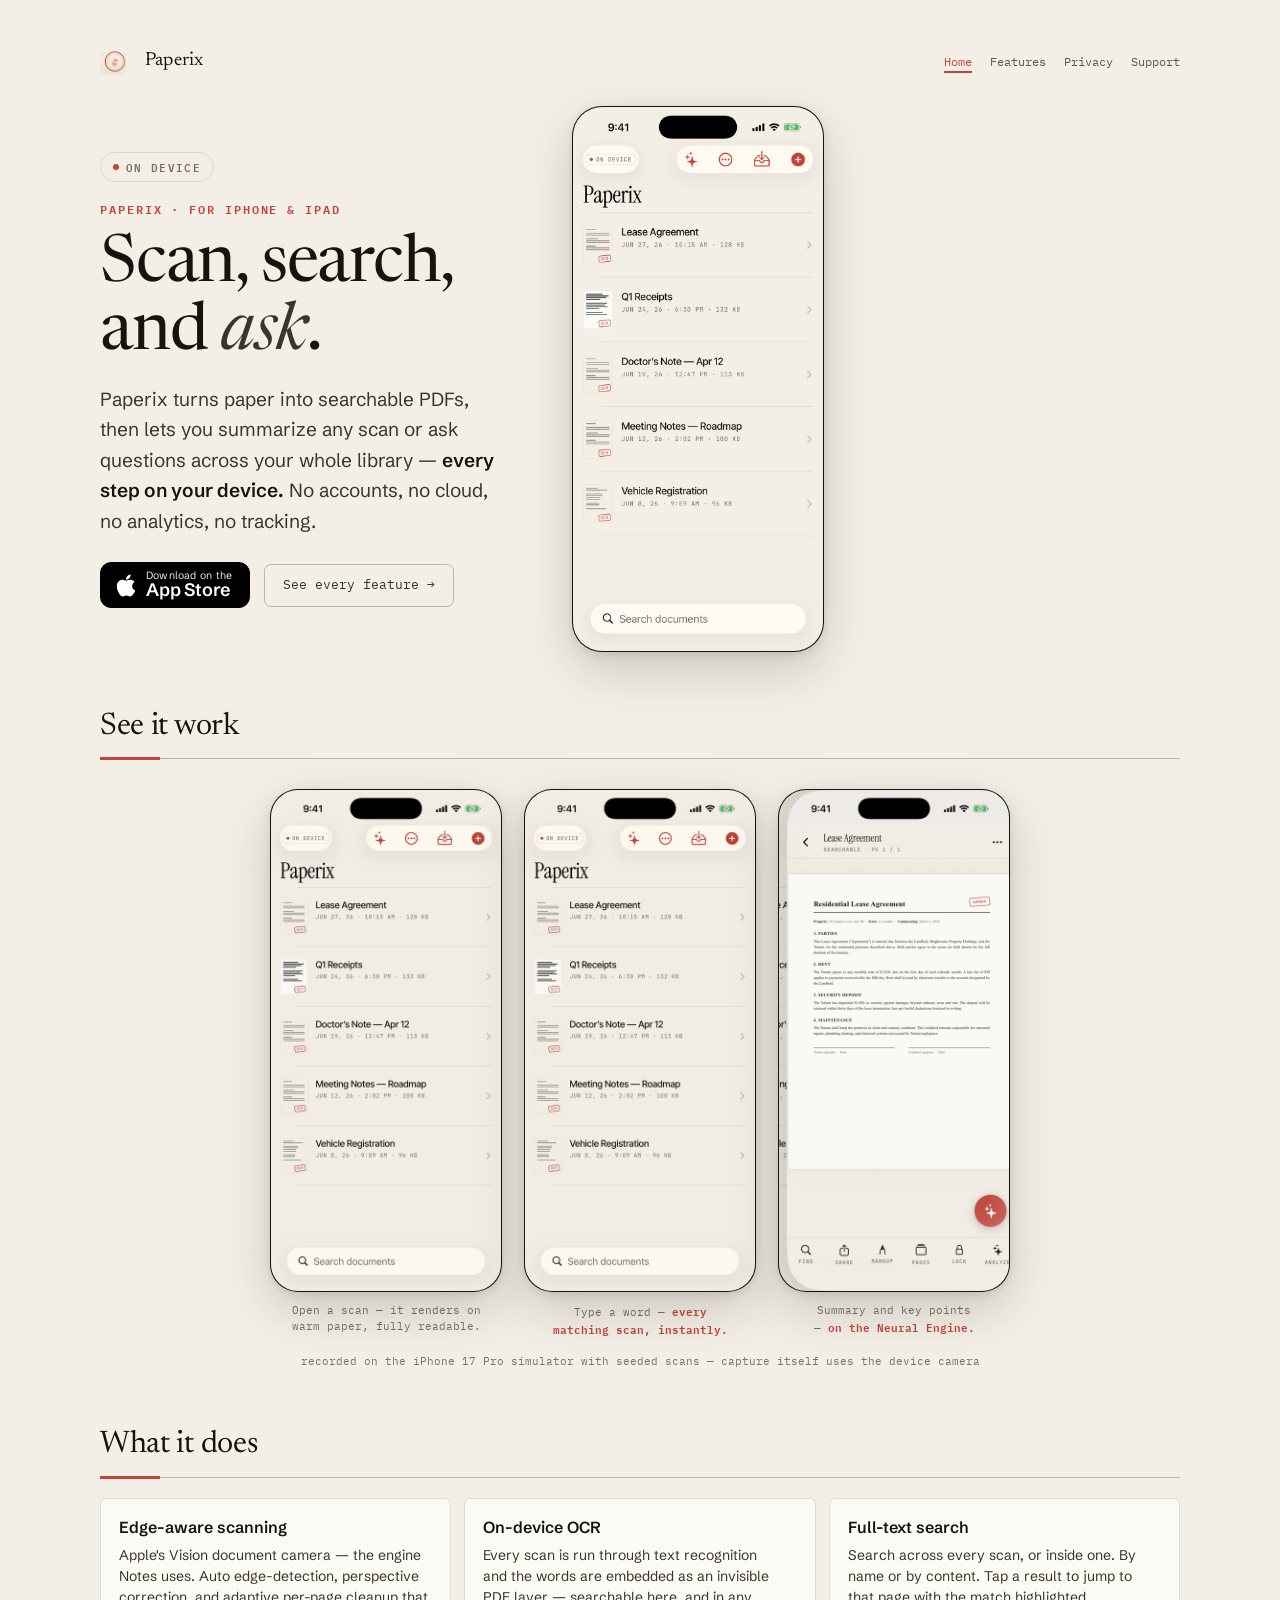
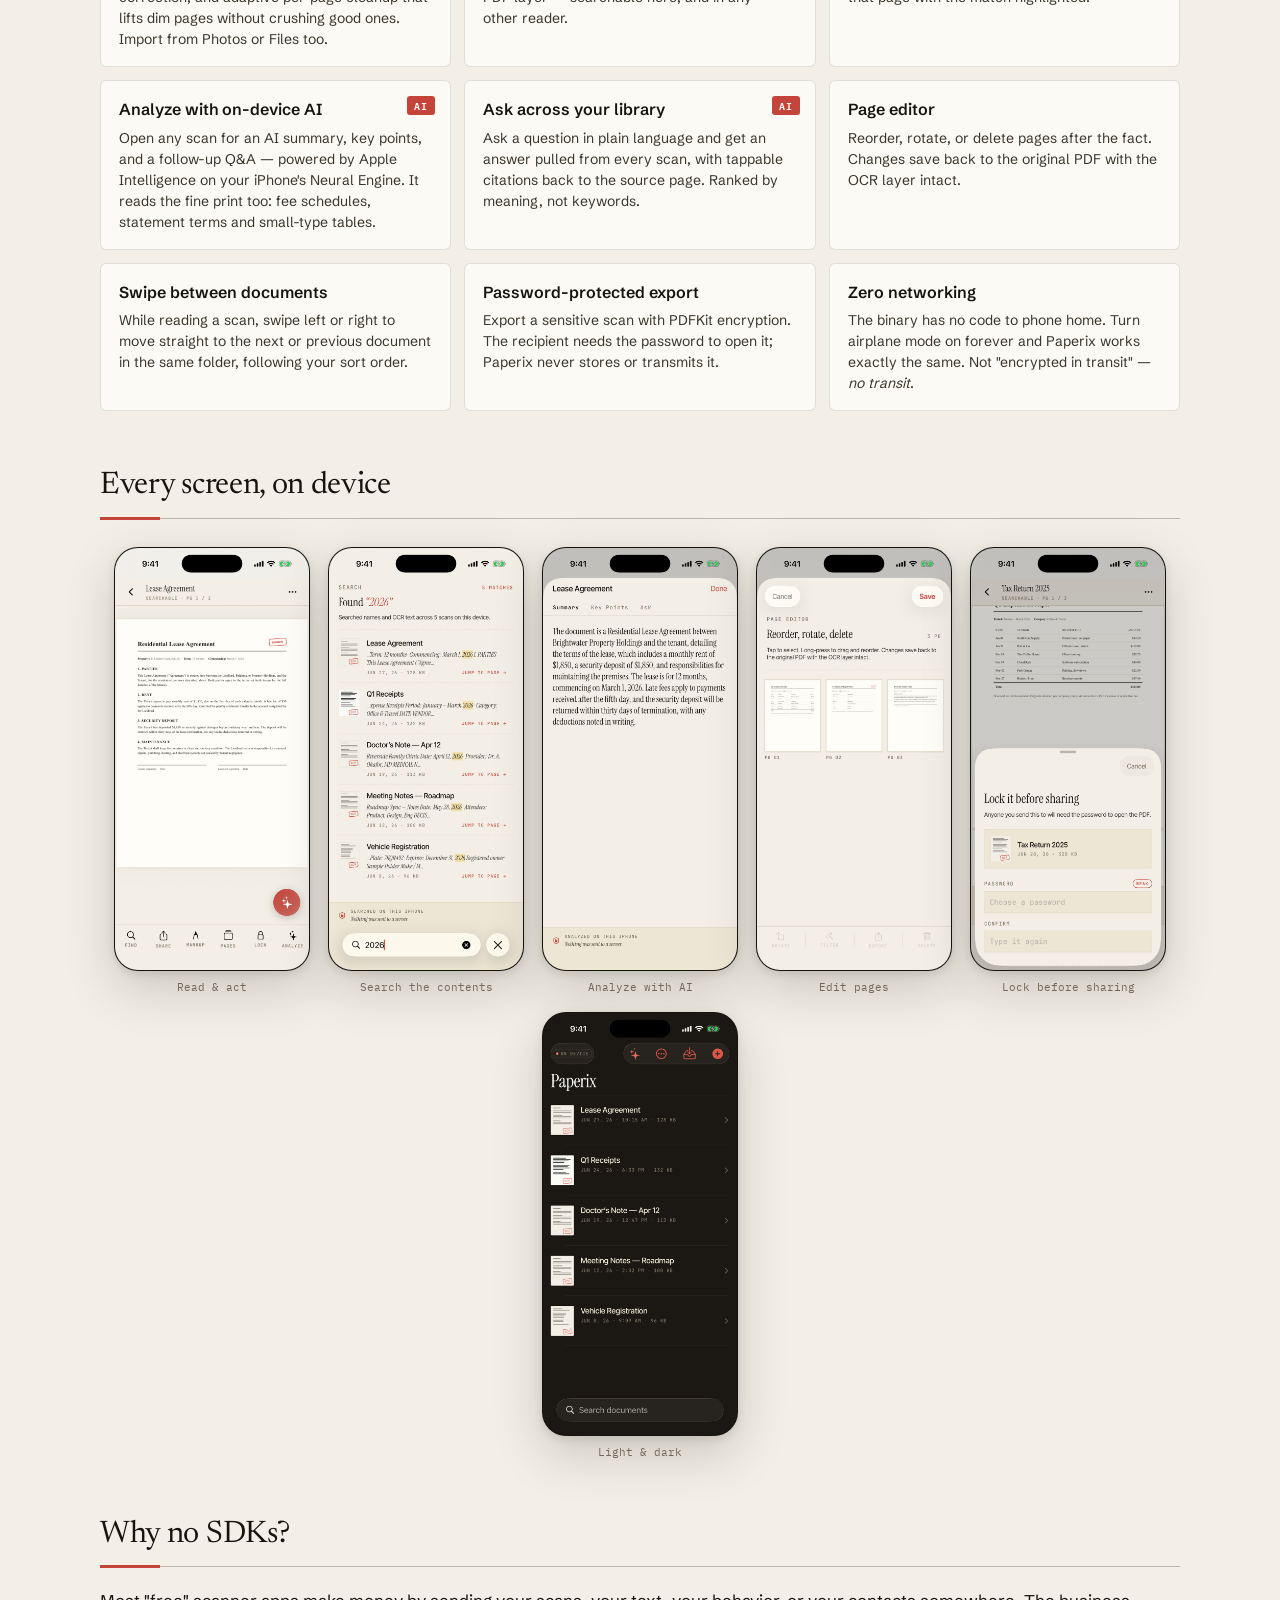
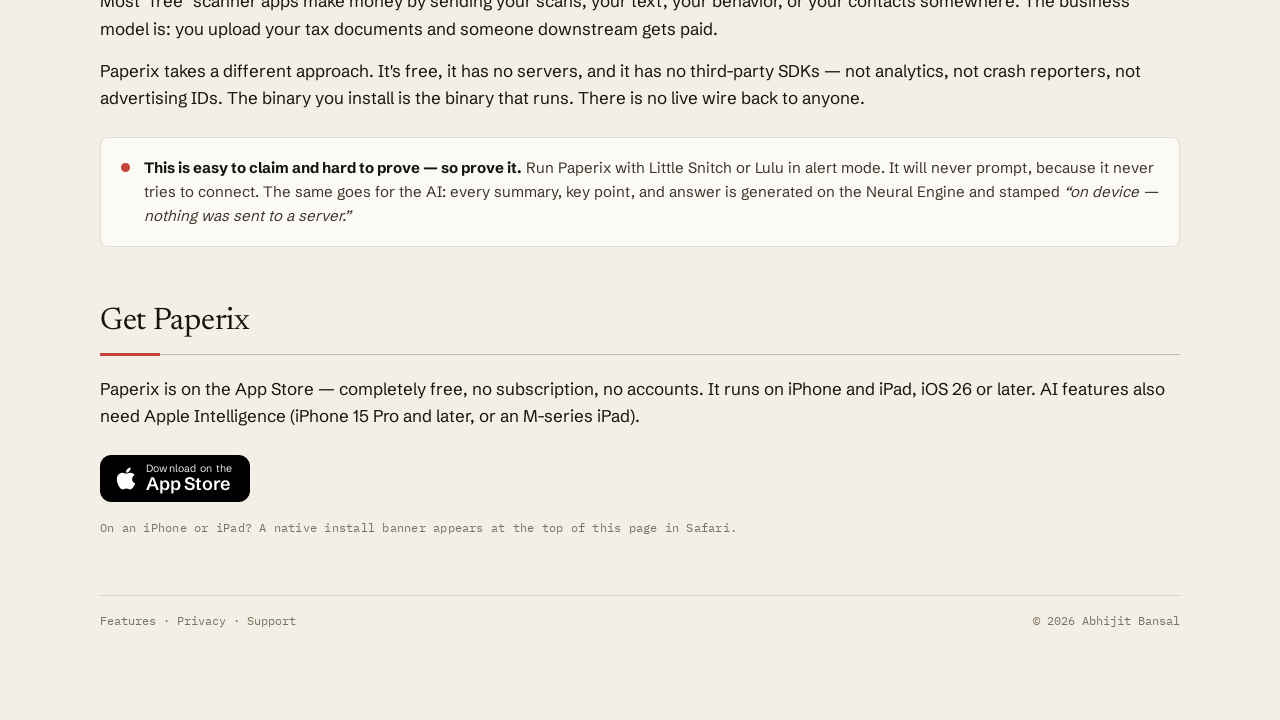
<file: index.html>
<!DOCTYPE html>
<html lang="en">
<head>
  <meta charset="utf-8">
  <meta name="viewport" content="width=device-width, initial-scale=1">
  <title>Paperix — Private offline document scanner for iPhone</title>
  <meta name="description" content="Paperix is a private, on-device document scanner for iPhone and iPad. Scan to searchable PDFs, then summarize any scan or ask questions across your whole library — every step on your device. No cloud, no accounts, no tracking.">
  <meta name="theme-color" content="#f4efe6">

  <!-- iOS Smart App Banner: native "install" banner shown only in Safari on iPhone/iPad. -->
  <meta name="apple-itunes-app" content="app-id=6770402925">

  <link rel="canonical" href="https://abhijitbansal.github.io/paperix-site/">

  <!-- Open Graph / link unfurl. ABSOLUTE URLs are mandatory: Teams/Slack/iMessage crawlers
       cannot resolve relative og:image paths, and the large-image card is what makes Teams
       upgrade a bare URL to a titled link. og:image dimensions must match the real file. -->
  <meta property="og:type" content="website">
  <meta property="og:site_name" content="Paperix">
  <meta property="og:title" content="Paperix — Private AI document scanner">
  <meta property="og:description" content="Scan to searchable PDFs, then summarize any scan or ask questions across your whole library — all on your iPhone. Nothing leaves your device.">
  <meta property="og:url" content="https://abhijitbansal.github.io/paperix-site/">
  <meta property="og:image" content="https://abhijitbansal.github.io/paperix-site/assets/og-image.png">
  <meta property="og:image:type" content="image/png">
  <meta property="og:image:width" content="1200">
  <meta property="og:image:height" content="630">
  <meta property="og:image:alt" content="Paperix — private, on-device document scanner for iPhone and iPad.">
  <meta name="twitter:card" content="summary_large_image">
  <meta name="twitter:title" content="Paperix — Private AI document scanner">
  <meta name="twitter:description" content="Scan to searchable PDFs, then summarize any scan or ask questions across your whole library — all on your iPhone. Nothing leaves your device.">
  <meta name="twitter:image" content="https://abhijitbansal.github.io/paperix-site/assets/og-image.png">

  <link rel="icon" type="image/png" href="assets/favicon-32.png">
  <link rel="apple-touch-icon" href="assets/apple-touch-icon.png">
  <link rel="stylesheet" href="assets/style.css">
  <meta http-equiv="Content-Security-Policy" content="default-src 'self'; script-src 'none'; style-src 'self'; img-src 'self'; font-src 'self'; object-src 'none'; form-action 'none'; base-uri 'self'">
</head>
<body>
<div class="wrap">

  <nav class="site">
    <img src="assets/app-icon-64.png" alt="">
    <span class="name">Paperix</span>
    <a href="index.html" aria-current="page">Home</a>
    <a href="features.html">Features</a>
    <a href="privacy.html">Privacy</a>
    <a href="support.html">Support</a>
  </nav>

  <main>
    <header class="page">
      <div class="hero">
        <div class="hero-copy">
          <span class="ondevice">On device</span>
          <div class="kicker">Paperix · for iPhone &amp; iPad</div>
          <h1>Scan, search,<br>and <em>ask</em>.</h1>
          <p class="lead">
            Paperix turns paper into searchable PDFs, then lets you summarize
            any scan or ask questions across your whole library — <b>every step
            on your device.</b> No accounts, no cloud, no analytics, no tracking.
          </p>
          <div class="cta-row">
            <a class="appstore-badge" href="https://apps.apple.com/app/id6770402925" aria-label="Download Paperix on the App Store">
              <svg class="apple-logo" viewBox="0 0 384 512" aria-hidden="true" focusable="false"><path fill="currentColor" d="M318.7 268.7c-.2-36.7 16.4-64.4 50-84.8-18.8-26.9-47.2-41.7-84.7-44.6-35.5-2.8-74.3 20.7-88.5 20.7-15 0-49.4-19.7-76.4-19.7C63.3 141.2 4 184.8 4 273.5q0 39.3 14.4 81.2c12.8 36.7 59 126.7 107.2 125.2 25.2-.6 43-17.9 75.8-17.9 31.8 0 48.3 17.9 76.4 17.9 48.6-.7 90.4-82.5 102.6-119.3-65.2-30.7-61.7-90-61.7-91.9zm-56.6-164.2c27.3-32.4 24.8-61.9 24-72.5-24.1 1.4-52 16.4-67.9 34.9-17.5 19.8-27.8 44.3-25.6 71.9 26.1 2 49.9-11.4 69.5-34.3z"/></svg>
              <span class="appstore-badge-text"><small>Download on the</small>App&nbsp;Store</span>
            </a>
            <a class="cta-quiet" href="features.html">See every feature →</a>
          </div>
        </div>
        <div class="hero-art">
          <div class="device"><img src="assets/shots/library.png" alt="Paperix library — a list of scanned documents with OCR badges, dates, and sizes" width="402" height="874"></div>
        </div>
      </div>
    </header>

    <h2>See it work</h2><div class="rule"></div>
    <div class="demorow">
      <figure class="demo-fig">
        <div class="device"><img src="assets/demo/browse.gif" alt="Browsing the Paperix library and opening a scanned lease to read it" width="402" height="874" loading="lazy"></div>
        <figcaption>Open a scan — it renders on warm paper, fully readable.</figcaption>
      </figure>
      <figure class="demo-fig">
        <div class="device"><img src="assets/demo/search.gif" alt="Typing a query and seeing matches highlighted across every scan" width="402" height="874" loading="lazy"></div>
        <figcaption>Type a word — <b>every matching scan, instantly.</b></figcaption>
      </figure>
      <figure class="demo-fig">
        <div class="device"><img src="assets/demo/ai.gif" alt="On-device AI summarizing a document and extracting key points" width="402" height="874" loading="lazy"></div>
        <figcaption>Summary and key points — <b>on the Neural Engine.</b></figcaption>
      </figure>
    </div>
    <p class="gifnote">recorded on the iPhone&nbsp;17&nbsp;Pro simulator with seeded scans — capture itself uses the device camera</p>

    <h2>What it does</h2><div class="rule"></div>
    <div class="grid">
      <div class="ve-card">
        <h3>Edge-aware scanning</h3>
        <p>Apple's Vision document camera — the engine Notes uses. Auto edge-detection, perspective correction, and adaptive per-page cleanup that lifts dim pages without crushing good ones. Import from Photos or Files too.</p>
      </div>
      <div class="ve-card">
        <h3>On-device OCR</h3>
        <p>Every scan is run through text recognition and the words are embedded as an invisible PDF layer — searchable here, and in any other reader.</p>
      </div>
      <div class="ve-card">
        <h3>Full-text search</h3>
        <p>Search across every scan, or inside one. By name or by content. Tap a result to jump to that page with the match highlighted.</p>
      </div>
      <div class="ve-card">
        <span class="tag">AI</span>
        <h3>Analyze with on-device AI</h3>
        <p>Open any scan for an AI summary, key points, and a follow-up Q&amp;A — powered by Apple Intelligence on your iPhone's Neural Engine. It reads the fine print too: fee schedules, statement terms and small-type tables.</p>
      </div>
      <div class="ve-card">
        <span class="tag">AI</span>
        <h3>Ask across your library</h3>
        <p>Ask a question in plain language and get an answer pulled from every scan, with tappable citations back to the source page. Ranked by meaning, not keywords.</p>
      </div>
      <div class="ve-card">
        <h3>Page editor</h3>
        <p>Reorder, rotate, or delete pages after the fact. Changes save back to the original PDF with the OCR layer intact.</p>
      </div>
      <div class="ve-card">
        <h3>Swipe between documents</h3>
        <p>While reading a scan, swipe left or right to move straight to the next or previous document in the same folder, following your sort order.</p>
      </div>
      <div class="ve-card">
        <h3>Password-protected export</h3>
        <p>Export a sensitive scan with PDFKit encryption. The recipient needs the password to open it; Paperix never stores or transmits it.</p>
      </div>
      <div class="ve-card">
        <h3>Zero networking</h3>
        <p>The binary has no code to phone home. Turn airplane mode on forever and Paperix works exactly the same. Not "encrypted in transit" — <em>no transit</em>.</p>
      </div>
    </div>

    <h2>Every screen, on device</h2><div class="rule"></div>
    <div class="shotrow">
      <figure class="shot-fig">
        <div class="device"><img src="assets/shots/document.png" alt="A scanned lease open in Paperix, marked searchable" width="402" height="874" loading="lazy"></div>
        <figcaption>Read &amp; act</figcaption>
      </figure>
      <figure class="shot-fig">
        <div class="device"><img src="assets/shots/search.png" alt="Full-text search results with highlighted matches across five scans" width="402" height="874" loading="lazy"></div>
        <figcaption>Search the contents</figcaption>
      </figure>
      <figure class="shot-fig">
        <div class="device"><img src="assets/shots/analyze.png" alt="An on-device AI summary of a lease agreement" width="402" height="874" loading="lazy"></div>
        <figcaption>Analyze with AI</figcaption>
      </figure>
      <figure class="shot-fig">
        <div class="device"><img src="assets/shots/pages.png" alt="The page editor showing three pages to reorder, rotate, or delete" width="402" height="874" loading="lazy"></div>
        <figcaption>Edit pages</figcaption>
      </figure>
      <figure class="shot-fig">
        <div class="device"><img src="assets/shots/lock.png" alt="The password-protected export sheet" width="402" height="874" loading="lazy"></div>
        <figcaption>Lock before sharing</figcaption>
      </figure>
      <figure class="shot-fig">
        <div class="device"><img src="assets/shots/library-dark.png" alt="The Paperix library in dark mode" width="402" height="874" loading="lazy"></div>
        <figcaption>Light &amp; dark</figcaption>
      </figure>
    </div>

    <h2>Why no SDKs?</h2><div class="rule"></div>
    <p>
      Most "free" scanner apps make money by sending your scans, your text, your
      behavior, or your contacts somewhere. The business model is: you upload your
      tax documents and someone downstream gets paid.
    </p>
    <p>
      Paperix takes a different approach. It's free, it has no servers, and it
      has no third-party SDKs — not analytics, not crash reporters, not
      advertising IDs. The binary you install is the binary that runs. There is
      no live wire back to anyone.
    </p>
    <div class="privacyband">
      <span class="dot" aria-hidden="true"></span>
      <p>
        <strong>This is easy to claim and hard to prove — so prove it.</strong>
        Run Paperix with Little Snitch or Lulu in alert mode. It will never
        prompt, because it never tries to connect. The same goes for the AI:
        every summary, key point, and answer is generated on the Neural Engine
        and stamped <em>“on device — nothing was sent to a server.”</em>
      </p>
    </div>

    <h2>Get Paperix</h2><div class="rule"></div>
    <p>
      Paperix is on the App Store — completely free, no subscription, no
      accounts. It runs on iPhone and iPad, iOS&nbsp;26 or later. AI features
      also need Apple Intelligence (iPhone&nbsp;15&nbsp;Pro and later, or an
      M-series iPad).
    </p>
    <div class="cta-row">
      <a class="appstore-badge" href="https://apps.apple.com/app/id6770402925" aria-label="Download Paperix on the App Store">
        <svg class="apple-logo" viewBox="0 0 384 512" aria-hidden="true" focusable="false"><path fill="currentColor" d="M318.7 268.7c-.2-36.7 16.4-64.4 50-84.8-18.8-26.9-47.2-41.7-84.7-44.6-35.5-2.8-74.3 20.7-88.5 20.7-15 0-49.4-19.7-76.4-19.7C63.3 141.2 4 184.8 4 273.5q0 39.3 14.4 81.2c12.8 36.7 59 126.7 107.2 125.2 25.2-.6 43-17.9 75.8-17.9 31.8 0 48.3 17.9 76.4 17.9 48.6-.7 90.4-82.5 102.6-119.3-65.2-30.7-61.7-90-61.7-91.9zm-56.6-164.2c27.3-32.4 24.8-61.9 24-72.5-24.1 1.4-52 16.4-67.9 34.9-17.5 19.8-27.8 44.3-25.6 71.9 26.1 2 49.9-11.4 69.5-34.3z"/></svg>
        <span class="appstore-badge-text"><small>Download on the</small>App&nbsp;Store</span>
      </a>
    </div>
    <p class="mono banner-note">On an iPhone or iPad? A native install banner appears at the top of this page in Safari.</p>
  </main>

  <footer class="site">
    <span><a href="features.html">Features</a> · <a href="privacy.html">Privacy</a> · <a href="support.html">Support</a></span>
    <span>© 2026 Abhijit Bansal</span>
  </footer>

</div>
</body>
</html>
</file>
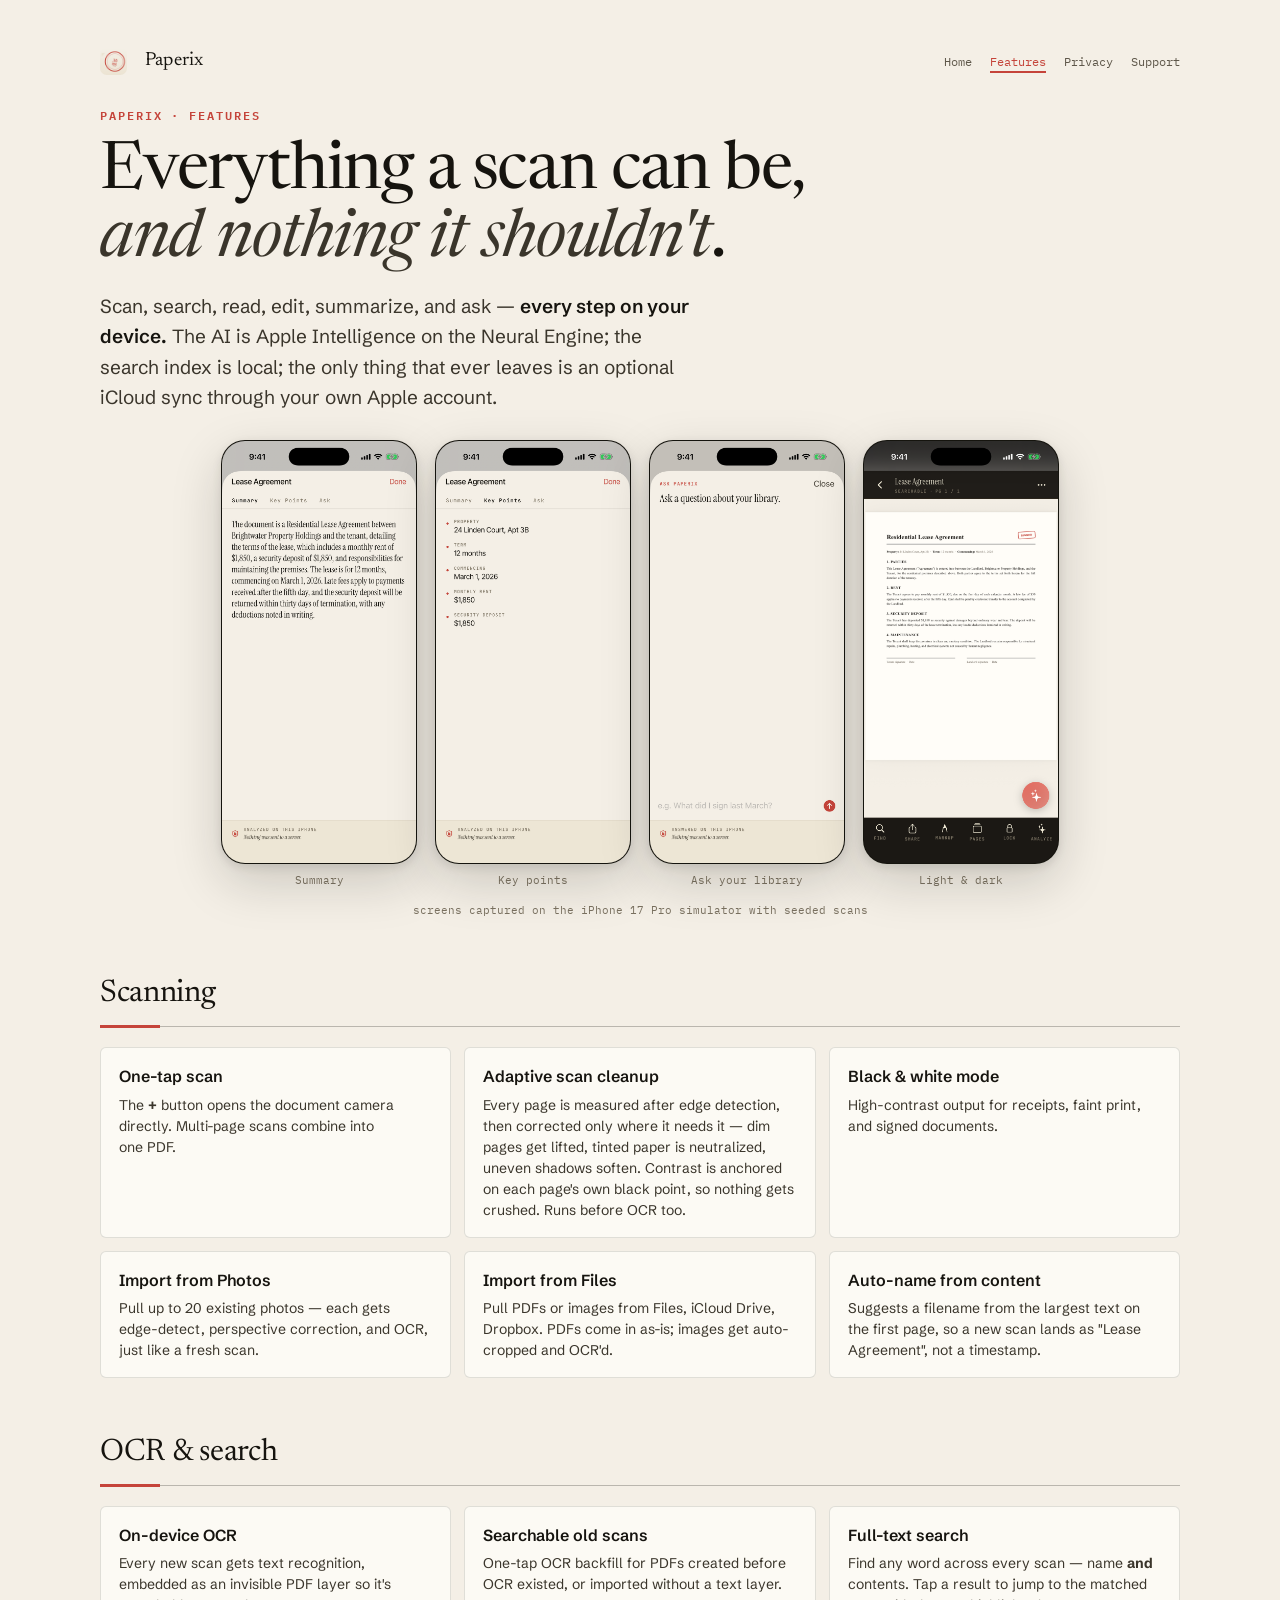
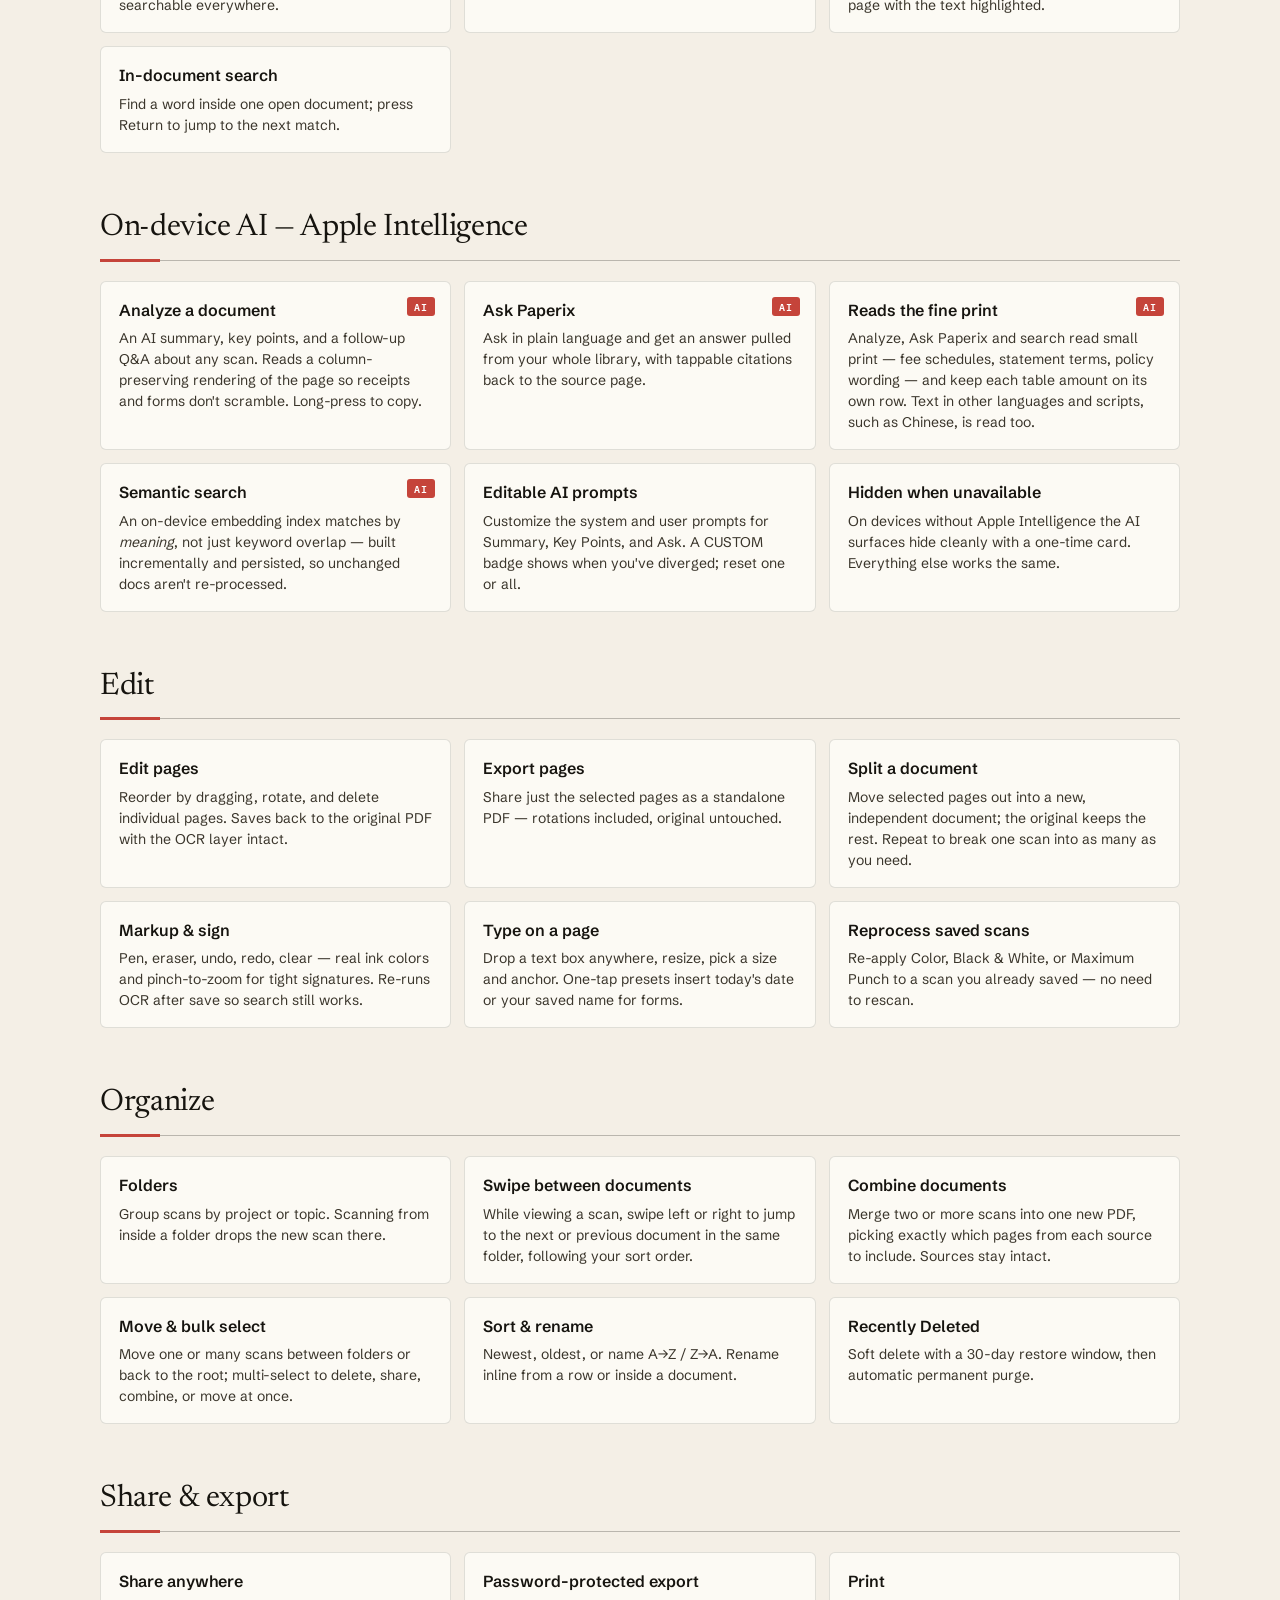
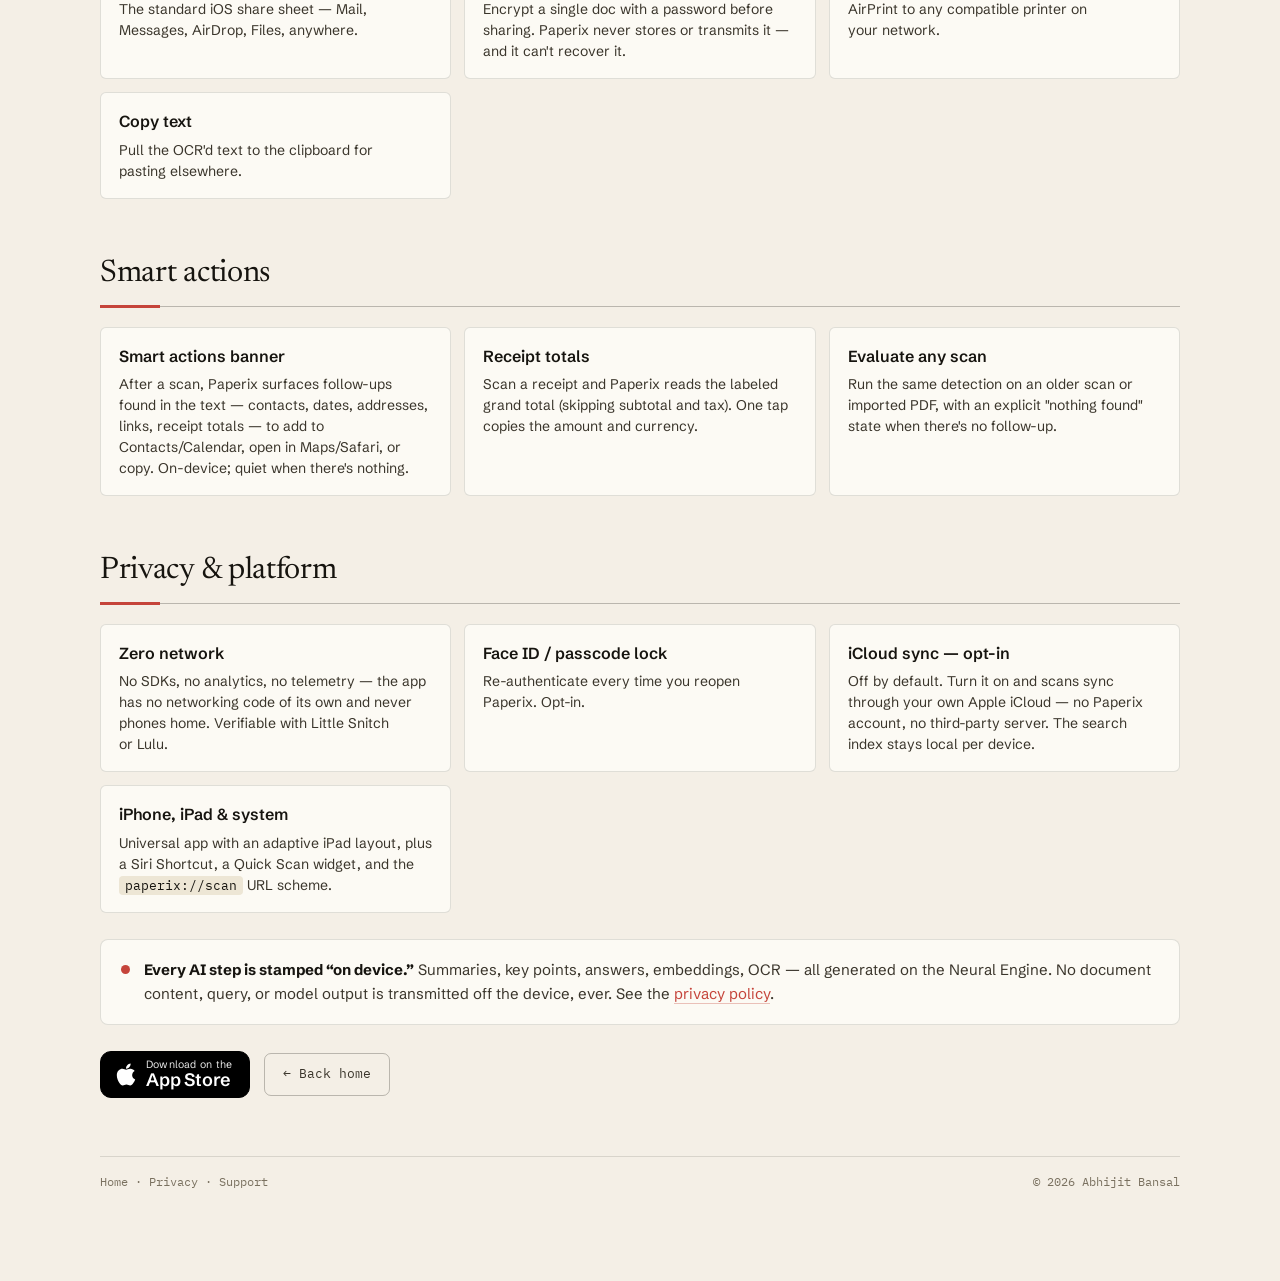
<file: features.html>
<!DOCTYPE html>
<html lang="en">
<head>
  <meta charset="utf-8">
  <meta name="viewport" content="width=device-width, initial-scale=1">
  <title>Features — Paperix</title>
  <meta name="description" content="Every Paperix feature: edge-aware scanning, on-device OCR and search, Apple Intelligence summaries and Ask-across-your-library, page editing, markup, password export, smart actions — all on your iPhone and iPad, nothing sent to a server.">
  <meta name="theme-color" content="#f4efe6">

  <!-- iOS Smart App Banner: native install banner shown only in Safari on iPhone/iPad. -->
  <meta name="apple-itunes-app" content="app-id=6770402925">

  <link rel="canonical" href="https://abhijitbansal.github.io/paperix-site/features.html">

  <!-- Open Graph / link unfurl — absolute URLs required for Teams/Slack/iMessage rich cards. -->
  <meta property="og:type" content="website">
  <meta property="og:site_name" content="Paperix">
  <meta property="og:title" content="Paperix — every feature, all on device">
  <meta property="og:description" content="Edge-aware scanning, on-device OCR and search, Apple Intelligence summaries and Ask-across-your-library, page editing, markup, password export — all on your iPhone and iPad. Nothing leaves your device.">
  <meta property="og:url" content="https://abhijitbansal.github.io/paperix-site/features.html">
  <meta property="og:image" content="https://abhijitbansal.github.io/paperix-site/assets/og-image.png">
  <meta property="og:image:type" content="image/png">
  <meta property="og:image:width" content="1200">
  <meta property="og:image:height" content="630">
  <meta property="og:image:alt" content="Paperix — private, on-device document scanner for iPhone and iPad.">
  <meta name="twitter:card" content="summary_large_image">
  <meta name="twitter:title" content="Paperix — every feature, all on device">
  <meta name="twitter:image" content="https://abhijitbansal.github.io/paperix-site/assets/og-image.png">

  <link rel="icon" type="image/png" href="assets/favicon-32.png">
  <link rel="apple-touch-icon" href="assets/apple-touch-icon.png">
  <link rel="stylesheet" href="assets/style.css">
  <meta http-equiv="Content-Security-Policy" content="default-src 'self'; script-src 'none'; style-src 'self'; img-src 'self'; font-src 'self'; object-src 'none'; form-action 'none'; base-uri 'self'">
</head>
<body>
<div class="wrap">

  <nav class="site">
    <img src="assets/app-icon-64.png" alt="">
    <span class="name">Paperix</span>
    <a href="index.html">Home</a>
    <a href="features.html" aria-current="page">Features</a>
    <a href="privacy.html">Privacy</a>
    <a href="support.html">Support</a>
  </nav>

  <header class="page">
    <div class="kicker">Paperix · features</div>
    <h1>Everything a scan can be,<br><em>and nothing it shouldn't</em>.</h1>
    <p class="lead">
      Scan, search, read, edit, summarize, and ask — <b>every step on your
      device.</b> The AI is Apple Intelligence on the Neural Engine; the search
      index is local; the only thing that ever leaves is an optional iCloud
      sync through your own Apple account.
    </p>
  </header>

  <div class="shotrow">
    <figure class="shot-fig">
      <div class="device"><img src="assets/shots/analyze.png" alt="An on-device AI summary of a lease agreement" width="402" height="874" loading="lazy"></div>
      <figcaption>Summary</figcaption>
    </figure>
    <figure class="shot-fig">
      <div class="device"><img src="assets/shots/keypoints.png" alt="AI-extracted key points: property, term, monthly rent, deposit" width="402" height="874" loading="lazy"></div>
      <figcaption>Key points</figcaption>
    </figure>
    <figure class="shot-fig">
      <div class="device"><img src="assets/shots/ask.png" alt="Ask Paperix — ask a question about your whole library" width="402" height="874" loading="lazy"></div>
      <figcaption>Ask your library</figcaption>
    </figure>
    <figure class="shot-fig">
      <div class="device"><img src="assets/shots/document-dark.png" alt="A scanned document open in dark mode" width="402" height="874" loading="lazy"></div>
      <figcaption>Light &amp; dark</figcaption>
    </figure>
  </div>
  <p class="gifnote">screens captured on the iPhone&nbsp;17&nbsp;Pro simulator with seeded scans</p>

  <h2>Scanning</h2><div class="rule"></div>
  <div class="grid">
    <div class="ve-card"><h3>One-tap scan</h3><p>The <b>+</b> button opens the document camera directly. Multi-page scans combine into one PDF.</p></div>
    <div class="ve-card"><h3>Adaptive scan cleanup</h3><p>Every page is measured after edge detection, then corrected only where it needs it — dim pages get lifted, tinted paper is neutralized, uneven shadows soften. Contrast is anchored on each page's own black point, so nothing gets crushed. Runs before OCR too.</p></div>
    <div class="ve-card"><h3>Black &amp; white mode</h3><p>High-contrast output for receipts, faint print, and signed documents.</p></div>
    <div class="ve-card"><h3>Import from Photos</h3><p>Pull up to 20 existing photos — each gets edge-detect, perspective correction, and OCR, just like a fresh scan.</p></div>
    <div class="ve-card"><h3>Import from Files</h3><p>Pull PDFs or images from Files, iCloud Drive, Dropbox. PDFs come in as-is; images get auto-cropped and OCR'd.</p></div>
    <div class="ve-card"><h3>Auto-name from content</h3><p>Suggests a filename from the largest text on the first page, so a new scan lands as "Lease Agreement", not a timestamp.</p></div>
  </div>

  <h2>OCR &amp; search</h2><div class="rule"></div>
  <div class="grid">
    <div class="ve-card"><h3>On-device OCR</h3><p>Every new scan gets text recognition, embedded as an invisible PDF layer so it's searchable everywhere.</p></div>
    <div class="ve-card"><h3>Searchable old scans</h3><p>One-tap OCR backfill for PDFs created before OCR existed, or imported without a text layer.</p></div>
    <div class="ve-card"><h3>Full-text search</h3><p>Find any word across every scan — name <b>and</b> contents. Tap a result to jump to the matched page with the text highlighted.</p></div>
    <div class="ve-card"><h3>In-document search</h3><p>Find a word inside one open document; press Return to jump to the next match.</p></div>
  </div>

  <h2>On-device AI — Apple Intelligence</h2><div class="rule"></div>
  <div class="grid">
    <div class="ve-card"><span class="tag">AI</span><h3>Analyze a document</h3><p>An AI summary, key points, and a follow-up Q&amp;A about any scan. Reads a column-preserving rendering of the page so receipts and forms don't scramble. Long-press to copy.</p></div>
    <div class="ve-card"><span class="tag">AI</span><h3>Ask Paperix</h3><p>Ask in plain language and get an answer pulled from your whole library, with tappable citations back to the source page.</p></div>
    <div class="ve-card"><span class="tag">AI</span><h3>Reads the fine print</h3><p>Analyze, Ask Paperix and search read small print — fee schedules, statement terms, policy wording — and keep each table amount on its own row. Text in other languages and scripts, such as Chinese, is read too.</p></div>
    <div class="ve-card"><span class="tag">AI</span><h3>Semantic search</h3><p>An on-device embedding index matches by <em>meaning</em>, not just keyword overlap — built incrementally and persisted, so unchanged docs aren't re-processed.</p></div>
    <div class="ve-card"><h3>Editable AI prompts</h3><p>Customize the system and user prompts for Summary, Key Points, and Ask. A CUSTOM badge shows when you've diverged; reset one or all.</p></div>
    <div class="ve-card"><h3>Hidden when unavailable</h3><p>On devices without Apple Intelligence the AI surfaces hide cleanly with a one-time card. Everything else works the same.</p></div>
  </div>

  <h2>Edit</h2><div class="rule"></div>
  <div class="grid">
    <div class="ve-card"><h3>Edit pages</h3><p>Reorder by dragging, rotate, and delete individual pages. Saves back to the original PDF with the OCR layer intact.</p></div>
    <div class="ve-card"><h3>Export pages</h3><p>Share just the selected pages as a standalone PDF — rotations included, original untouched.</p></div>
    <div class="ve-card"><h3>Split a document</h3><p>Move selected pages out into a new, independent document; the original keeps the rest. Repeat to break one scan into as many as you need.</p></div>
    <div class="ve-card"><h3>Markup &amp; sign</h3><p>Pen, eraser, undo, redo, clear — real ink colors and pinch-to-zoom for tight signatures. Re-runs OCR after save so search still works.</p></div>
    <div class="ve-card"><h3>Type on a page</h3><p>Drop a text box anywhere, resize, pick a size and anchor. One-tap presets insert today's date or your saved name for forms.</p></div>
    <div class="ve-card"><h3>Reprocess saved scans</h3><p>Re-apply Color, Black &amp; White, or Maximum Punch to a scan you already saved — no need to rescan.</p></div>
  </div>

  <h2>Organize</h2><div class="rule"></div>
  <div class="grid">
    <div class="ve-card"><h3>Folders</h3><p>Group scans by project or topic. Scanning from inside a folder drops the new scan there.</p></div>
    <div class="ve-card"><h3>Swipe between documents</h3><p>While viewing a scan, swipe left or right to jump to the next or previous document in the same folder, following your sort order.</p></div>
    <div class="ve-card"><h3>Combine documents</h3><p>Merge two or more scans into one new PDF, picking exactly which pages from each source to include. Sources stay intact.</p></div>
    <div class="ve-card"><h3>Move &amp; bulk select</h3><p>Move one or many scans between folders or back to the root; multi-select to delete, share, combine, or move at once.</p></div>
    <div class="ve-card"><h3>Sort &amp; rename</h3><p>Newest, oldest, or name A→Z / Z→A. Rename inline from a row or inside a document.</p></div>
    <div class="ve-card"><h3>Recently Deleted</h3><p>Soft delete with a 30-day restore window, then automatic permanent purge.</p></div>
  </div>

  <h2>Share &amp; export</h2><div class="rule"></div>
  <div class="grid">
    <div class="ve-card"><h3>Share anywhere</h3><p>The standard iOS share sheet — Mail, Messages, AirDrop, Files, anywhere.</p></div>
    <div class="ve-card"><h3>Password-protected export</h3><p>Encrypt a single doc with a password before sharing. Paperix never stores or transmits it — and it can't recover it.</p></div>
    <div class="ve-card"><h3>Print</h3><p>AirPrint to any compatible printer on your network.</p></div>
    <div class="ve-card"><h3>Copy text</h3><p>Pull the OCR'd text to the clipboard for pasting elsewhere.</p></div>
  </div>

  <h2>Smart actions</h2><div class="rule"></div>
  <div class="grid">
    <div class="ve-card"><h3>Smart actions banner</h3><p>After a scan, Paperix surfaces follow-ups found in the text — contacts, dates, addresses, links, receipt totals — to add to Contacts/Calendar, open in Maps/Safari, or copy. On-device; quiet when there's nothing.</p></div>
    <div class="ve-card"><h3>Receipt totals</h3><p>Scan a receipt and Paperix reads the labeled grand total (skipping subtotal and tax). One tap copies the amount and currency.</p></div>
    <div class="ve-card"><h3>Evaluate any scan</h3><p>Run the same detection on an older scan or imported PDF, with an explicit "nothing found" state when there's no follow-up.</p></div>
  </div>

  <h2>Privacy &amp; platform</h2><div class="rule"></div>
  <div class="grid">
    <div class="ve-card"><h3>Zero network</h3><p>No SDKs, no analytics, no telemetry — the app has no networking code of its own and never phones home. Verifiable with Little Snitch or Lulu.</p></div>
    <div class="ve-card"><h3>Face ID / passcode lock</h3><p>Re-authenticate every time you reopen Paperix. Opt-in.</p></div>
    <div class="ve-card"><h3>iCloud sync — opt-in</h3><p>Off by default. Turn it on and scans sync through your own Apple iCloud — no Paperix account, no third-party server. The search index stays local per device.</p></div>
    <div class="ve-card"><h3>iPhone, iPad &amp; system</h3><p>Universal app with an adaptive iPad layout, plus a Siri Shortcut, a Quick&nbsp;Scan widget, and the <code>paperix://scan</code> URL scheme.</p></div>
  </div>

  <div class="privacyband">
    <span class="dot" aria-hidden="true"></span>
    <p>
      <strong>Every AI step is stamped “on device.”</strong> Summaries, key
      points, answers, embeddings, OCR — all generated on the Neural Engine.
      No document content, query, or model output is transmitted off the
      device, ever. See the <a href="privacy.html">privacy policy</a>.
    </p>
  </div>

  <div class="cta-row">
    <a class="appstore-badge" href="https://apps.apple.com/app/id6770402925" aria-label="Download Paperix on the App Store">
      <svg class="apple-logo" viewBox="0 0 384 512" aria-hidden="true" focusable="false"><path fill="currentColor" d="M318.7 268.7c-.2-36.7 16.4-64.4 50-84.8-18.8-26.9-47.2-41.7-84.7-44.6-35.5-2.8-74.3 20.7-88.5 20.7-15 0-49.4-19.7-76.4-19.7C63.3 141.2 4 184.8 4 273.5q0 39.3 14.4 81.2c12.8 36.7 59 126.7 107.2 125.2 25.2-.6 43-17.9 75.8-17.9 31.8 0 48.3 17.9 76.4 17.9 48.6-.7 90.4-82.5 102.6-119.3-65.2-30.7-61.7-90-61.7-91.9zm-56.6-164.2c27.3-32.4 24.8-61.9 24-72.5-24.1 1.4-52 16.4-67.9 34.9-17.5 19.8-27.8 44.3-25.6 71.9 26.1 2 49.9-11.4 69.5-34.3z"/></svg>
      <span class="appstore-badge-text"><small>Download on the</small>App&nbsp;Store</span>
    </a>
    <a class="cta-quiet" href="index.html">← Back home</a>
  </div>

  <footer class="site">
    <span><a href="index.html">Home</a> · <a href="privacy.html">Privacy</a> · <a href="support.html">Support</a></span>
    <span>© 2026 Abhijit Bansal</span>
  </footer>

</div>
</body>
</html>
</file>
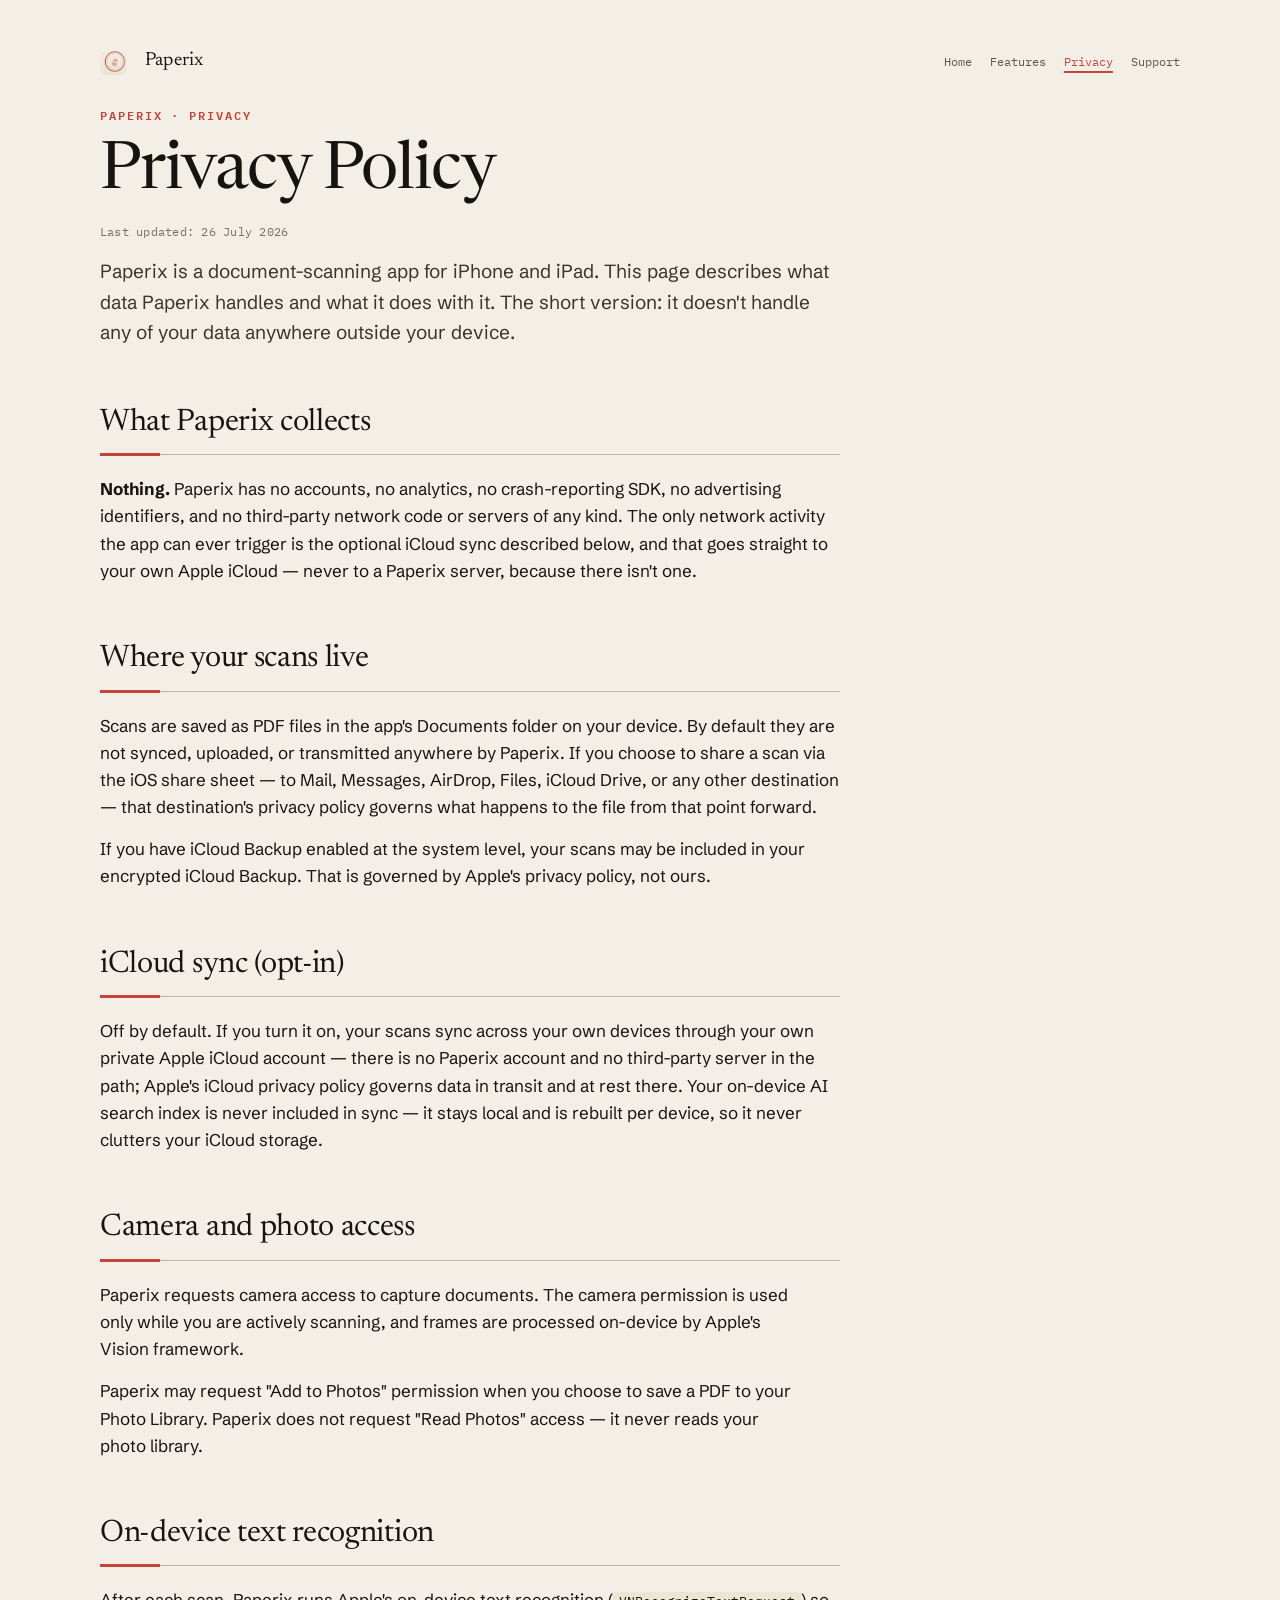
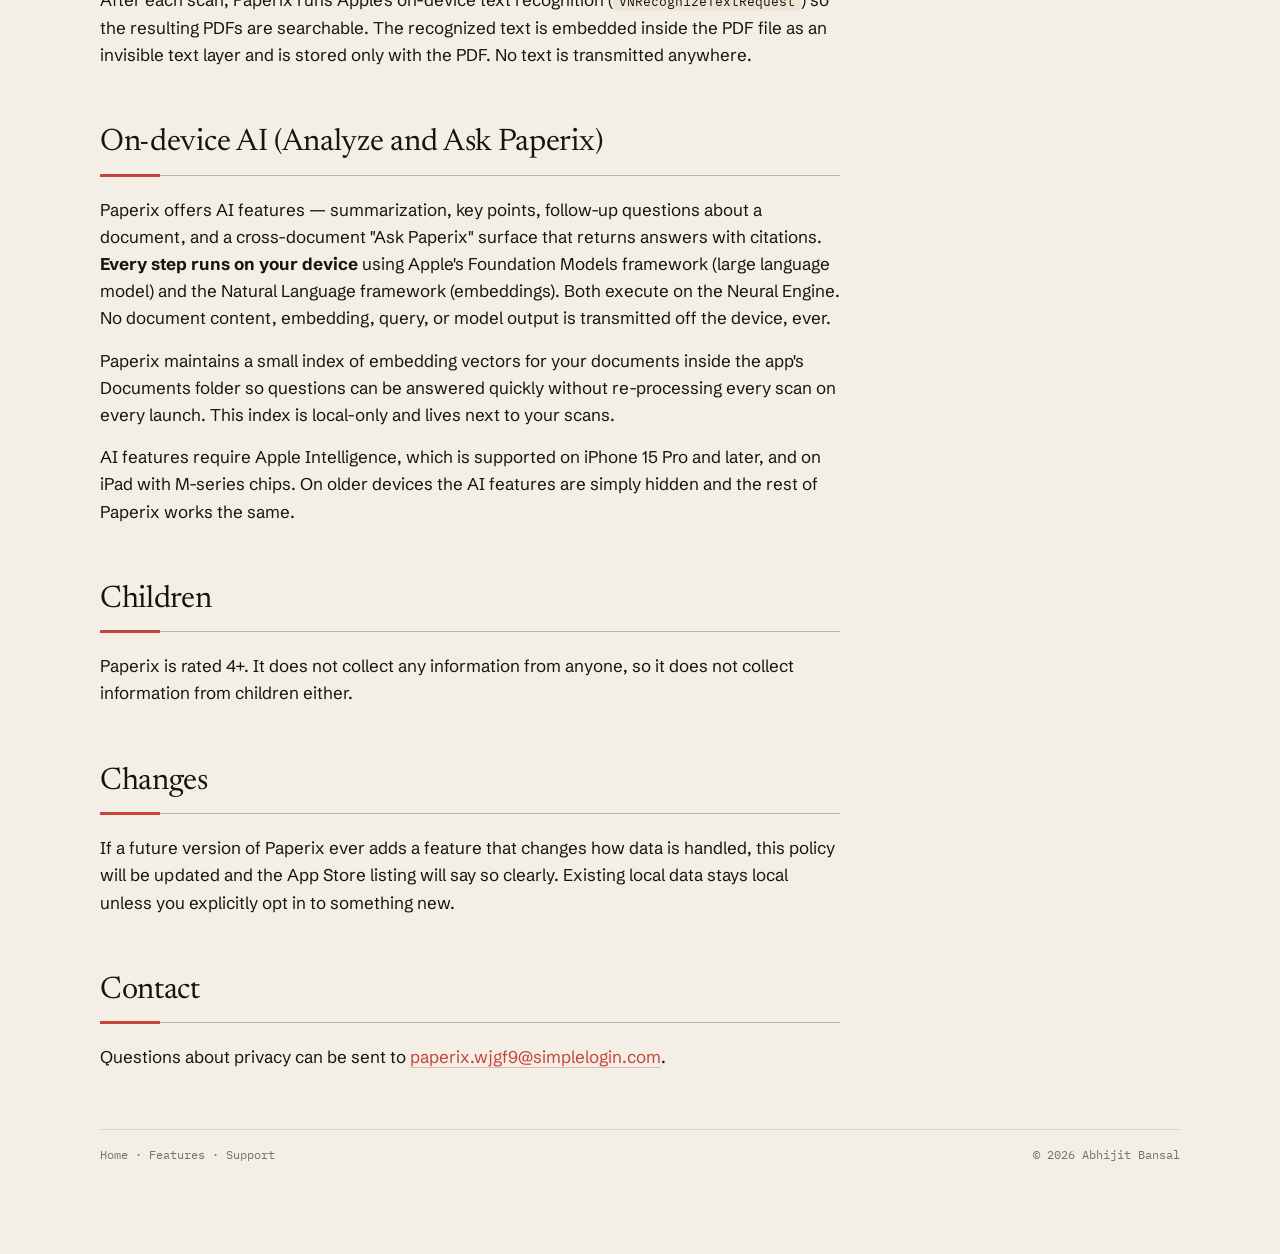
<file: privacy.html>
<!DOCTYPE html>
<html lang="en">
<head>
  <meta charset="utf-8">
  <meta name="viewport" content="width=device-width, initial-scale=1">
  <title>Privacy Policy — Paperix</title>
  <meta name="description" content="Paperix's privacy policy. The short version: Paperix collects nothing.">
  <meta name="theme-color" content="#f4efe6">

  <!-- iOS Smart App Banner: native install banner shown only in Safari on iPhone/iPad. -->
  <meta name="apple-itunes-app" content="app-id=6770402925">

  <link rel="canonical" href="https://abhijitbansal.github.io/paperix-site/privacy.html">

  <!-- Open Graph / link unfurl — absolute URLs required for Teams/Slack/iMessage rich cards. -->
  <meta property="og:type" content="website">
  <meta property="og:site_name" content="Paperix">
  <meta property="og:title" content="Privacy Policy — Paperix">
  <meta property="og:description" content="Paperix collects nothing. No network code, no accounts, no analytics, no tracking. Everything stays on your device.">
  <meta property="og:url" content="https://abhijitbansal.github.io/paperix-site/privacy.html">
  <meta property="og:image" content="https://abhijitbansal.github.io/paperix-site/assets/og-image.png">
  <meta property="og:image:type" content="image/png">
  <meta property="og:image:width" content="1200">
  <meta property="og:image:height" content="630">
  <meta property="og:image:alt" content="Paperix — private, on-device document scanner for iPhone and iPad.">
  <meta name="twitter:card" content="summary_large_image">
  <meta name="twitter:title" content="Privacy Policy — Paperix">
  <meta name="twitter:image" content="https://abhijitbansal.github.io/paperix-site/assets/og-image.png">

  <link rel="icon" type="image/png" href="assets/favicon-32.png">
  <link rel="apple-touch-icon" href="assets/apple-touch-icon.png">
  <link rel="stylesheet" href="assets/style.css">
  <meta http-equiv="Content-Security-Policy" content="default-src 'self'; script-src 'none'; style-src 'self'; img-src 'self'; font-src 'self'; object-src 'none'; form-action 'none'; base-uri 'self'">
</head>
<body>
<div class="wrap">

  <nav class="site">
    <img src="assets/app-icon-64.png" alt="">
    <span class="name">Paperix</span>
    <a href="index.html">Home</a>
    <a href="features.html">Features</a>
    <a href="privacy.html" aria-current="page">Privacy</a>
    <a href="support.html">Support</a>
  </nav>

  <header class="page">
    <div class="kicker">Paperix · privacy</div>
    <h1>Privacy Policy</h1>
    <p class="mono">Last updated: 26 July 2026</p>
  </header>

  <main class="prose">
    <p class="lede">
      Paperix is a document-scanning app for iPhone and iPad. This page
      describes what data Paperix handles and what it does with it. The short
      version: it doesn't handle any of your data anywhere outside your device.
    </p>

    <h2>What Paperix collects</h2><div class="rule"></div>
    <p>
      <strong>Nothing.</strong> Paperix has no accounts, no analytics, no
      crash-reporting SDK, no advertising identifiers, and no third-party
      network code or servers of any kind. The only network activity the app
      can ever trigger is the optional iCloud sync described below, and that
      goes straight to your own Apple iCloud — never to a Paperix server,
      because there isn't one.
    </p>

    <h2>Where your scans live</h2><div class="rule"></div>
    <p>
      Scans are saved as PDF files in the app's Documents folder on your device.
      By default they are not synced, uploaded, or transmitted anywhere by
      Paperix. If you choose to share a scan via the iOS share sheet — to Mail,
      Messages, AirDrop, Files, iCloud Drive, or any other destination — that
      destination's privacy policy governs what happens to the file from that
      point forward.
    </p>
    <p>
      If you have iCloud Backup enabled at the system level, your scans may be
      included in your encrypted iCloud Backup. That is governed by Apple's
      privacy policy, not ours.
    </p>

    <h2>iCloud sync (opt-in)</h2><div class="rule"></div>
    <p>
      Off by default. If you turn it on, your scans sync across your own
      devices through your own private Apple iCloud account — there is no
      Paperix account and no third-party server in the path; Apple's iCloud
      privacy policy governs data in transit and at rest there. Your on-device
      AI search index is never included in sync — it stays local and is
      rebuilt per device, so it never clutters your iCloud storage.
    </p>

    <h2>Camera and photo access</h2><div class="rule"></div>
    <p>
      Paperix requests camera access to capture documents. The camera permission
      is used only while you are actively scanning, and frames are processed
      on-device by Apple's Vision framework.
    </p>
    <p>
      Paperix may request "Add to Photos" permission when you choose to save a
      PDF to your Photo Library. Paperix does not request "Read Photos" access —
      it never reads your photo library.
    </p>

    <h2>On-device text recognition</h2><div class="rule"></div>
    <p>
      After each scan, Paperix runs Apple's on-device text recognition
      (<code>VNRecognizeTextRequest</code>) so the resulting PDFs are searchable.
      The recognized text is embedded inside the PDF file as an invisible text
      layer and is stored only with the PDF. No text is transmitted anywhere.
    </p>

    <h2>On-device AI (Analyze and Ask Paperix)</h2><div class="rule"></div>
    <p>
      Paperix offers AI features — summarization, key points, follow-up questions
      about a document, and a cross-document "Ask Paperix" surface that returns
      answers with citations. <strong>Every step runs on your device</strong>
      using Apple's Foundation Models framework (large language model) and the
      Natural Language framework (embeddings). Both execute on the Neural Engine.
      No document content, embedding, query, or model output is transmitted off
      the device, ever.
    </p>
    <p>
      Paperix maintains a small index of embedding vectors for your documents
      inside the app's Documents folder so questions can be answered quickly
      without re-processing every scan on every launch. This index is local-only
      and lives next to your scans.
    </p>
    <p>
      AI features require Apple Intelligence, which is supported on iPhone 15 Pro
      and later, and on iPad with M-series chips. On older devices the AI
      features are simply hidden and the rest of Paperix works the same.
    </p>

    <h2>Children</h2><div class="rule"></div>
    <p>
      Paperix is rated 4+. It does not collect any information from anyone, so it
      does not collect information from children either.
    </p>

    <h2>Changes</h2><div class="rule"></div>
    <p>
      If a future version of Paperix ever adds a feature that changes how data
      is handled, this policy will be updated and the App Store listing will
      say so clearly. Existing local data stays local unless you explicitly
      opt in to something new.
    </p>

    <h2>Contact</h2><div class="rule"></div>
    <p>
      Questions about privacy can be sent to
      <a href="mailto:paperix.wjgf9@simplelogin.com">paperix.wjgf9@simplelogin.com</a>.
    </p>
  </main>

  <footer class="site">
    <span><a href="index.html">Home</a> · <a href="features.html">Features</a> · <a href="support.html">Support</a></span>
    <span>© 2026 Abhijit Bansal</span>
  </footer>

</div>
</body>
</html>
</file>
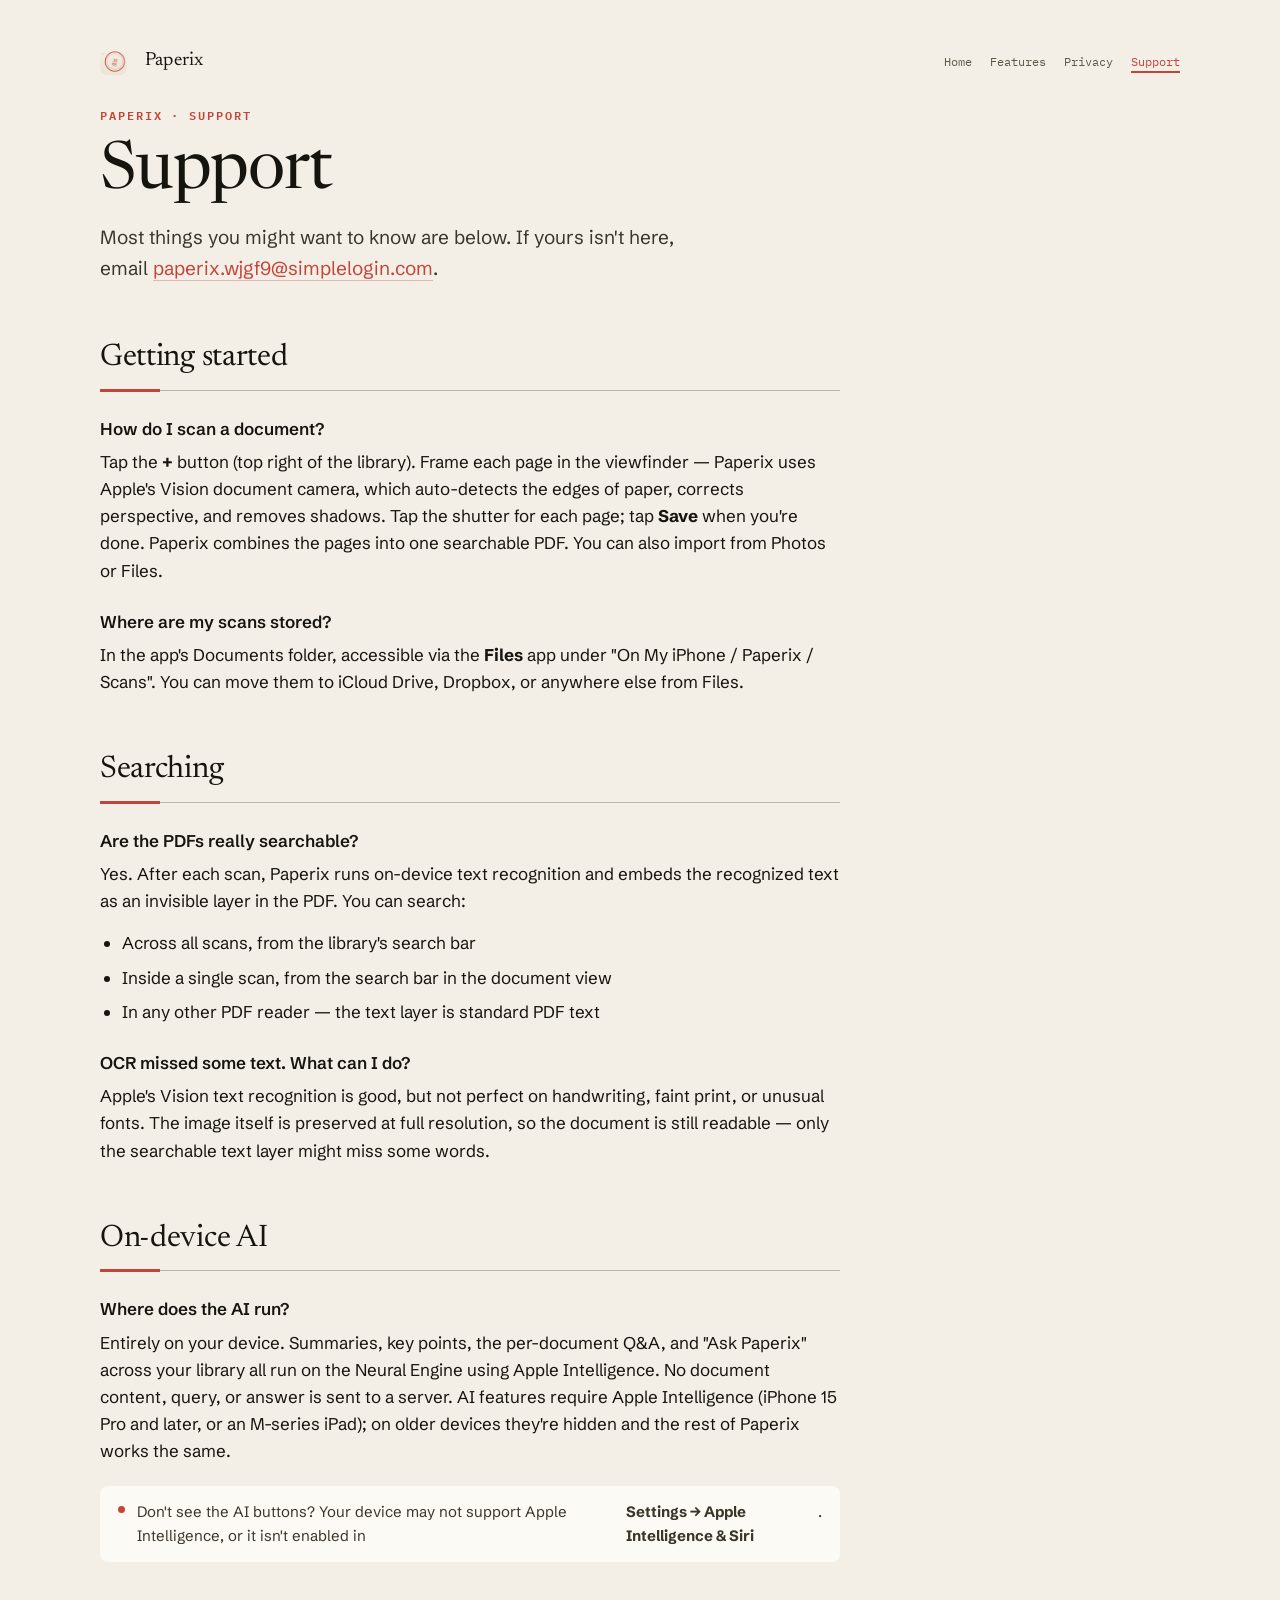
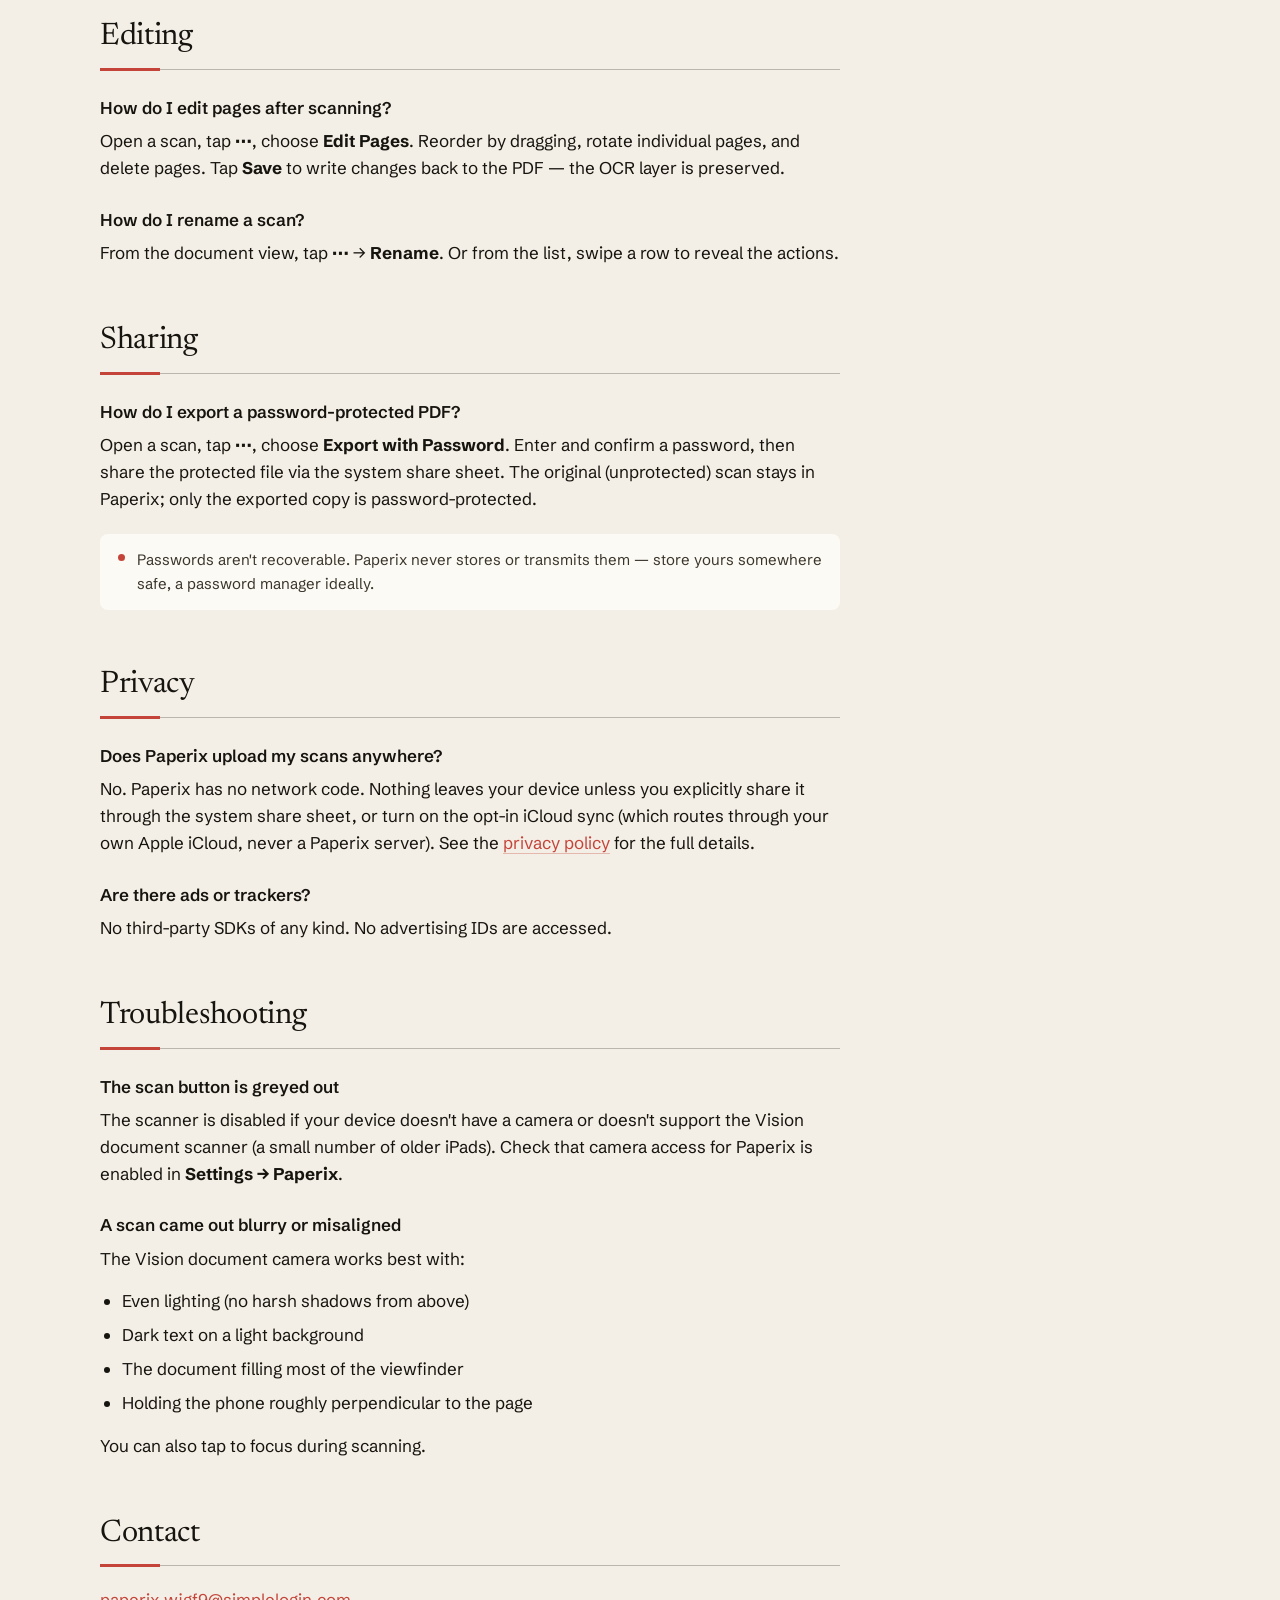
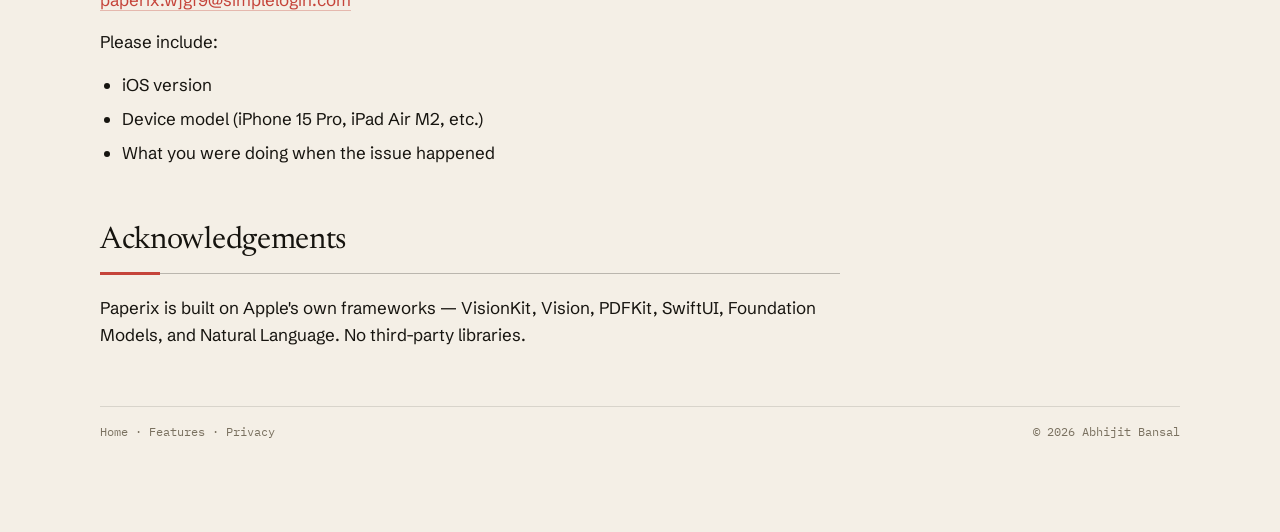
<file: support.html>
<!DOCTYPE html>
<html lang="en">
<head>
  <meta charset="utf-8">
  <meta name="viewport" content="width=device-width, initial-scale=1">
  <title>Support — Paperix</title>
  <meta name="description" content="Paperix support — FAQs and how to get in touch.">
  <meta name="theme-color" content="#f4efe6">

  <!-- iOS Smart App Banner: native install banner shown only in Safari on iPhone/iPad. -->
  <meta name="apple-itunes-app" content="app-id=6770402925">

  <link rel="canonical" href="https://abhijitbansal.github.io/paperix-site/support.html">

  <!-- Open Graph / link unfurl — absolute URLs required for Teams/Slack/iMessage rich cards. -->
  <meta property="og:type" content="website">
  <meta property="og:site_name" content="Paperix">
  <meta property="og:title" content="Support — Paperix">
  <meta property="og:description" content="FAQs for Paperix, the private on-device document scanner — scanning, searching, AI, editing, sharing, and how to get in touch.">
  <meta property="og:url" content="https://abhijitbansal.github.io/paperix-site/support.html">
  <meta property="og:image" content="https://abhijitbansal.github.io/paperix-site/assets/og-image.png">
  <meta property="og:image:type" content="image/png">
  <meta property="og:image:width" content="1200">
  <meta property="og:image:height" content="630">
  <meta property="og:image:alt" content="Paperix — private, on-device document scanner for iPhone and iPad.">
  <meta name="twitter:card" content="summary_large_image">
  <meta name="twitter:title" content="Support — Paperix">
  <meta name="twitter:image" content="https://abhijitbansal.github.io/paperix-site/assets/og-image.png">

  <link rel="icon" type="image/png" href="assets/favicon-32.png">
  <link rel="apple-touch-icon" href="assets/apple-touch-icon.png">
  <link rel="stylesheet" href="assets/style.css">
  <meta http-equiv="Content-Security-Policy" content="default-src 'self'; script-src 'none'; style-src 'self'; img-src 'self'; font-src 'self'; object-src 'none'; form-action 'none'; base-uri 'self'">
</head>
<body>
<div class="wrap">

  <nav class="site">
    <img src="assets/app-icon-64.png" alt="">
    <span class="name">Paperix</span>
    <a href="index.html">Home</a>
    <a href="features.html">Features</a>
    <a href="privacy.html">Privacy</a>
    <a href="support.html" aria-current="page">Support</a>
  </nav>

  <header class="page">
    <div class="kicker">Paperix · support</div>
    <h1>Support</h1>
    <p class="lead">
      Most things you might want to know are below. If yours isn't here, email
      <a href="mailto:paperix.wjgf9@simplelogin.com">paperix.wjgf9@simplelogin.com</a>.
    </p>
  </header>

  <main class="prose">

    <h2>Getting started</h2><div class="rule"></div>
    <h3>How do I scan a document?</h3>
    <p>
      Tap the <strong>+</strong> button (top right of the library). Frame each
      page in the viewfinder — Paperix uses Apple's Vision document camera, which
      auto-detects the edges of paper, corrects perspective, and removes shadows.
      Tap the shutter for each page; tap <strong>Save</strong> when you're done.
      Paperix combines the pages into one searchable PDF. You can also import
      from Photos or Files.
    </p>
    <h3>Where are my scans stored?</h3>
    <p>
      In the app's Documents folder, accessible via the <strong>Files</strong>
      app under "On My iPhone / Paperix / Scans". You can move them to iCloud
      Drive, Dropbox, or anywhere else from Files.
    </p>

    <h2>Searching</h2><div class="rule"></div>
    <h3>Are the PDFs really searchable?</h3>
    <p>
      Yes. After each scan, Paperix runs on-device text recognition and embeds
      the recognized text as an invisible layer in the PDF. You can search:
    </p>
    <ul>
      <li>Across all scans, from the library's search bar</li>
      <li>Inside a single scan, from the search bar in the document view</li>
      <li>In any other PDF reader — the text layer is standard PDF text</li>
    </ul>
    <h3>OCR missed some text. What can I do?</h3>
    <p>
      Apple's Vision text recognition is good, but not perfect on handwriting,
      faint print, or unusual fonts. The image itself is preserved at full
      resolution, so the document is still readable — only the searchable text
      layer might miss some words.
    </p>

    <h2>On-device AI</h2><div class="rule"></div>
    <h3>Where does the AI run?</h3>
    <p>
      Entirely on your device. Summaries, key points, the per-document Q&amp;A,
      and "Ask Paperix" across your library all run on the Neural Engine using
      Apple Intelligence. No document content, query, or answer is sent to a
      server. AI features require Apple Intelligence (iPhone 15 Pro and later, or
      an M-series iPad); on older devices they're hidden and the rest of Paperix
      works the same.
    </p>
    <div class="callout">
      Don't see the AI buttons? Your device may not support Apple Intelligence,
      or it isn't enabled in <strong>Settings → Apple Intelligence &amp; Siri</strong>.
    </div>

    <h2>Editing</h2><div class="rule"></div>
    <h3>How do I edit pages after scanning?</h3>
    <p>
      Open a scan, tap <strong>⋯</strong>, choose <strong>Edit Pages</strong>.
      Reorder by dragging, rotate individual pages, and delete pages. Tap
      <strong>Save</strong> to write changes back to the PDF — the OCR layer is
      preserved.
    </p>
    <h3>How do I rename a scan?</h3>
    <p>
      From the document view, tap <strong>⋯</strong> → <strong>Rename</strong>.
      Or from the list, swipe a row to reveal the actions.
    </p>

    <h2>Sharing</h2><div class="rule"></div>
    <h3>How do I export a password-protected PDF?</h3>
    <p>
      Open a scan, tap <strong>⋯</strong>, choose <strong>Export with
      Password</strong>. Enter and confirm a password, then share the protected
      file via the system share sheet. The original (unprotected) scan stays in
      Paperix; only the exported copy is password-protected.
    </p>
    <div class="callout">
      Passwords aren't recoverable. Paperix never stores or transmits them —
      store yours somewhere safe, a password manager ideally.
    </div>

    <h2>Privacy</h2><div class="rule"></div>
    <h3>Does Paperix upload my scans anywhere?</h3>
    <p>
      No. Paperix has no network code. Nothing leaves your device unless you
      explicitly share it through the system share sheet, or turn on the opt-in
      iCloud sync (which routes through your own Apple iCloud, never a Paperix
      server). See the <a href="privacy.html">privacy policy</a> for the full
      details.
    </p>
    <h3>Are there ads or trackers?</h3>
    <p>No third-party SDKs of any kind. No advertising IDs are accessed.</p>

    <h2>Troubleshooting</h2><div class="rule"></div>
    <h3>The scan button is greyed out</h3>
    <p>
      The scanner is disabled if your device doesn't have a camera or doesn't
      support the Vision document scanner (a small number of older iPads). Check
      that camera access for Paperix is enabled in
      <strong>Settings → Paperix</strong>.
    </p>
    <h3>A scan came out blurry or misaligned</h3>
    <p>The Vision document camera works best with:</p>
    <ul>
      <li>Even lighting (no harsh shadows from above)</li>
      <li>Dark text on a light background</li>
      <li>The document filling most of the viewfinder</li>
      <li>Holding the phone roughly perpendicular to the page</li>
    </ul>
    <p>You can also tap to focus during scanning.</p>

    <h2>Contact</h2><div class="rule"></div>
    <p><a href="mailto:paperix.wjgf9@simplelogin.com">paperix.wjgf9@simplelogin.com</a></p>
    <p>Please include:</p>
    <ul>
      <li>iOS version</li>
      <li>Device model (iPhone 15 Pro, iPad Air M2, etc.)</li>
      <li>What you were doing when the issue happened</li>
    </ul>

    <h2>Acknowledgements</h2><div class="rule"></div>
    <p>
      Paperix is built on Apple's own frameworks — VisionKit, Vision, PDFKit,
      SwiftUI, Foundation Models, and Natural Language. No third-party libraries.
    </p>
  </main>

  <footer class="site">
    <span><a href="index.html">Home</a> · <a href="features.html">Features</a> · <a href="privacy.html">Privacy</a></span>
    <span>© 2026 Abhijit Bansal</span>
  </footer>

</div>
</body>
</html>
</file>
<file: assets/style.css>
/* Paperix site theme — "Paper, Ink & Privacy".
   Mirrors the app's own design system (Paperix/Theme.swift): warm cream
   surfaces, deep warm-black ink, a single notary-red accent. Self-hosted
   fonts (latin subsets, taken from the app's own bundled faces) — no
   third-party requests, because the whole pitch is that nothing leaves
   your device. Shared by index / features / privacy / support. */

@font-face{font-family:'Newsreader';font-style:normal;font-weight:400;font-display:swap;src:url(fonts/newsreader.woff2) format('woff2')}
@font-face{font-family:'Newsreader';font-style:italic;font-weight:400;font-display:swap;src:url(fonts/newsreader-italic.woff2) format('woff2')}
@font-face{font-family:'Schibsted Grotesk';font-style:normal;font-weight:400 900;font-display:swap;src:url(fonts/schibsted-grotesk.woff2) format('woff2')}
@font-face{font-family:'IBM Plex Mono';font-style:normal;font-weight:400;font-display:swap;src:url(fonts/ibm-plex-mono-regular.woff2) format('woff2')}
@font-face{font-family:'IBM Plex Mono';font-style:normal;font-weight:600;font-display:swap;src:url(fonts/ibm-plex-mono-semibold.woff2) format('woff2')}

:root{
  --bg:#f4efe6;
  --surface:#fcfaf4;
  --surface-2:#ede6d5;
  --border:rgba(22,20,15,.12);
  --border-strong:rgba(22,20,15,.26);
  --line:#e0d8c6;
  --text:#16140f;
  --text2:#3a352b;
  --text-dim:#5e574a;
  --text3:#7a7160;
  --text4:#b7ae9c;
  --stamp:#c5443a;
  --stamp-deep:#a2362e;
  --amber:#f0cf6a;
  --amber-mark:rgba(240,207,106,.42);
  /* Hover/press support tokens. --stamp-soft is a literal rgba (not color-mix)
     so a parse failure can never fall the border back to currentColor ink.
     --card-shadow is tinted with the warm ink, never neutral black. */
  --stamp-soft:rgba(197,68,58,.45);
  --card-shadow:rgba(22,20,15,.10);
  /* One easing token. Critically damped, no overshoot — a hover or a press
     carries no momentum, so bounce would be wrong (Apple: damping 1.0). */
  --ease-out:cubic-bezier(.32,.72,0,1);
  --font-display:'Newsreader',Georgia,serif;
  --font-body:'Schibsted Grotesk',-apple-system,BlinkMacSystemFont,system-ui,sans-serif;
  --font-mono:'IBM Plex Mono',ui-monospace,'SF Mono',Menlo,monospace;
}
@media (prefers-color-scheme: dark){
  :root{
    --bg:#1b1814;
    --surface:#24201a;
    --surface-2:#2e2820;
    --border:rgba(240,234,214,.13);
    --border-strong:rgba(240,234,214,.3);
    --line:#2f2920;
    --text:#f0ead6;
    --text2:#c5bba1;
    --text-dim:#9a8f79;
    --text3:#8b8270;
    --text4:#5a5142;
    --stamp:#e36a5e;
    --stamp-deep:#bf4c40;
    --amber:#e6bf5a;
    --amber-mark:rgba(230,191,90,.3);
    --stamp-soft:rgba(227,106,94,.5);
    --card-shadow:rgba(8,6,3,.5);
  }
}

*{box-sizing:border-box;margin:0;min-width:0}
html{-webkit-text-size-adjust:100%}
body{
  background:var(--bg);color:var(--text);
  font-family:var(--font-body);font-size:17px;line-height:1.6;
  padding:46px 24px 90px;
  -webkit-font-smoothing:antialiased;-moz-osx-font-smoothing:grayscale;
}
.wrap{max-width:1080px;margin:0 auto}
main.prose{max-width:740px}

/* Keyboard affordance. One rule covers every link on every page — the site has
   no buttons or form controls. Deliberately no border-radius here: browsers
   already round the outline to the element's own radius, and setting one would
   change the element's actual shape. --stamp is theme-aware, so this reads in
   both light and dark. */
a:focus-visible{outline:2px solid var(--stamp);outline-offset:3px}
/* Background only, no colour override: ::selection is global, and forcing
   --text would put page ink on the .tag badge (white on stamp) and on the
   App Store badge (which inverts per theme). Leaving colour alone keeps each
   element's own contrast. */
::selection{background:var(--amber-mark)}

/* Type: let the browser avoid orphans. h1 is left out on purpose — both h1s
   use hand-placed <br>s and balancing would fight the author's line breaks. */
h2,h3,figcaption{text-wrap:balance}
p{text-wrap:pretty}

/* ---- Top navigation ---- */
nav.site{font-family:var(--font-mono);font-size:12px;margin-bottom:30px;display:flex;align-items:center;gap:18px;flex-wrap:wrap}
nav.site img{width:27px;height:27px;border-radius:7px}
nav.site .name{font-family:var(--font-display);font-size:19px;letter-spacing:.01em;color:var(--text);margin-right:auto}
nav.site a{color:var(--text-dim);text-decoration:none;transition:color .16s var(--ease-out)}
nav.site a:hover{color:var(--text)}
/* Current page carried by colour alone was the only cue — add an underline so
   it survives a colour-blind or high-contrast reading. */
nav.site a[aria-current="page"]{color:var(--stamp);text-decoration:underline;text-decoration-thickness:1.5px;text-underline-offset:5px}

/* ---- Page header / hero ---- */
header.page{max-width:760px}
.kicker{font-family:var(--font-mono);font-size:12px;letter-spacing:.16em;text-transform:uppercase;color:var(--stamp);font-weight:600}
h1{font-family:var(--font-display);font-size:clamp(40px,6.4vw,66px);font-weight:400;line-height:1.04;letter-spacing:-.018em;margin:12px 0 16px}
h1 em{font-style:italic;color:var(--text2)}
.lead{font-size:19px;color:var(--text2);max-width:600px}
.lead b{color:var(--text);font-weight:600}

/* On-device pill — echoes the app's badge */
.ondevice{display:inline-flex;align-items:center;gap:7px;font-family:var(--font-mono);font-size:11px;font-weight:600;letter-spacing:.12em;text-transform:uppercase;color:var(--text3);border:1px solid var(--line);border-radius:999px;padding:5px 12px;margin-bottom:18px}
.ondevice::before{content:"";width:6px;height:6px;border-radius:50%;background:var(--stamp)}

/* Split hero: copy + device */
.hero{display:grid;grid-template-columns:1.1fr .9fr;gap:40px;align-items:center;margin:6px 0 10px}
.hero-copy{min-width:0}
.hero-art{display:flex;justify-content:center}
@media (max-width:760px){
  .hero{grid-template-columns:1fr;gap:26px}
  .hero-art{order:-1}
}

/* ---- Buttons / CTAs ---- */
.cta-row{display:flex;gap:14px;align-items:center;flex-wrap:wrap;margin-top:26px}
/* Transitions are declared unconditionally; the transform *values* only ever
   change inside the prefers-reduced-motion block at the bottom, so a
   reduced-motion visitor gets the colour shift and never a moving element. */
.cta{display:inline-flex;align-items:center;font-family:var(--font-mono);font-size:13px;font-weight:600;color:#fff;background:var(--stamp);padding:11px 18px;border-radius:7px;text-decoration:none;transition:background-color .16s var(--ease-out),transform .12s var(--ease-out)}
.cta:hover{background:var(--stamp-deep)}
.cta-quiet{display:inline-flex;align-items:center;font-family:var(--font-mono);font-size:13px;color:var(--text2);border:1px solid var(--border-strong);padding:10px 18px;border-radius:7px;text-decoration:none;transition:border-color .16s var(--ease-out),color .16s var(--ease-out),transform .12s var(--ease-out)}
.cta-quiet:hover{border-color:var(--stamp);color:var(--stamp)}

/* App Store badge — black pill (light) / white pill (dark), per Apple guidance */
.appstore-badge{display:inline-flex;align-items:center;gap:10px;background:#000;color:#fff;border:1px solid #000;border-radius:11px;padding:8px 17px 8px 15px;line-height:1;text-decoration:none;transition:background-color .16s var(--ease-out),border-color .16s var(--ease-out),transform .12s var(--ease-out)}
.appstore-badge:hover{background:#1a1a1a;border-color:#1a1a1a}
.appstore-badge .apple-logo{width:20px;height:25px;flex:none}
.appstore-badge-text{display:flex;flex-direction:column;align-items:flex-start;font-family:var(--font-body);font-weight:600;font-size:18px;letter-spacing:-.01em}
.appstore-badge-text small{font-weight:400;font-size:10.5px;letter-spacing:.02em;opacity:.92}
@media (prefers-color-scheme: dark){
  .appstore-badge{background:#fff;color:#000;border-color:#fff}
  .appstore-badge:hover{background:#e8e8e8;border-color:#e8e8e8}
}

/* ---- Section headings with stamp-accented rule ---- */
h2{font-family:var(--font-display);font-size:31px;font-weight:400;margin:50px 0 4px;letter-spacing:-.01em}
.rule{height:1px;background:var(--border-strong);margin:7px 0 20px;position:relative}
.rule::before{content:"";position:absolute;left:0;top:-1px;width:60px;height:3px;background:var(--stamp)}
h3{font-size:17px;font-weight:600;margin:24px 0 6px}

/* ---- Prose ---- */
p{margin:0 0 15px}
/* Scoped to p/li rather than `main p` because features.html has no <main> and
   support.html's mailto sits in header.page — both were rendering as default
   browser blue, which is near-unreadable on the dark surface. Nav, footer and
   CTA links live in spans/divs, so they are untouched by this. */
p a,li a{color:var(--stamp);text-decoration:none;border-bottom:1px solid rgba(197,68,58,.28);border-bottom-color:color-mix(in srgb,var(--stamp) 32%,transparent);transition:color .16s var(--ease-out),border-color .16s var(--ease-out)}
p a:hover,li a:hover{border-bottom-color:var(--stamp)}
ul,ol{padding-left:22px;margin:0 0 15px}
li{margin-bottom:7px}
code{font-family:var(--font-mono);font-size:13px;background:var(--surface-2);padding:1px 6px;border-radius:4px;color:var(--text)}
.muted{color:var(--text-dim)}
.small{font-size:14px}
.mono{font-family:var(--font-mono);font-size:12px;letter-spacing:.02em;color:var(--text3)}
.lede{font-size:19px;color:var(--text2)}
mark{background:var(--amber-mark);color:inherit;padding:0 2px;border-radius:2px}

/* ---- Card grid ---- */
.grid{display:grid;grid-template-columns:repeat(auto-fill,minmax(320px,1fr));gap:13px}
/* Cards sit flat at rest — the warm-paper look depends on it. They only lift
   on hover, and the shadow is tinted with the page's own ink rather than
   neutral black, so it reads as paper on paper in both themes. */
.ve-card{border:1px solid var(--border);background:var(--surface);padding:16px 18px;border-radius:6px;position:relative;transition:border-color .2s var(--ease-out),box-shadow .2s var(--ease-out),transform .2s var(--ease-out)}
.ve-card:hover{border-color:var(--stamp-soft);box-shadow:0 6px 20px var(--card-shadow)}
.ve-card h3{font-size:16px;font-weight:600;margin:0 0 5px;padding-right:50px}
.ve-card p{font-size:14px;color:var(--text2);margin:0;line-height:1.5}
.tag{position:absolute;top:15px;right:15px;font-family:var(--font-mono);font-size:9.5px;font-weight:600;letter-spacing:.1em;background:var(--stamp);color:#fff;padding:2px 7px;border-radius:3px;text-transform:uppercase}
@media (prefers-color-scheme: dark){.tag{color:var(--bg)}}
.how{margin-top:9px;font-family:var(--font-mono);font-size:11px;color:var(--text3);line-height:1.5}

/* ---- Device frame (screenshots + GIFs) ---- */
.device{border-radius:30px;overflow:hidden;border:1px solid var(--border-strong);background:var(--text);box-shadow:0 18px 50px rgba(22,20,15,.18),0 3px 10px rgba(22,20,15,.10);position:relative}
@media (prefers-color-scheme: dark){.device{box-shadow:0 18px 50px rgba(0,0,0,.5)}}
.device img{width:100%;height:auto;display:block}
.hero-art .device{width:min(252px,68vw)}

/* Demo GIF + screenshot rows */
.demorow{display:flex;flex-wrap:wrap;gap:22px;justify-content:center;margin:30px 0 8px}
.demo-fig{width:min(232px,72vw);margin:0}
.demo-fig .device{border-radius:28px}
.demo-fig figcaption{font-family:var(--font-mono);font-size:11px;color:var(--text3);margin-top:11px;line-height:1.45;text-align:center}
.demo-fig figcaption b{color:var(--stamp);font-weight:600}
.gifnote{font-family:var(--font-mono);font-size:11px;color:var(--text3);margin:14px 0 6px;text-align:center}
.banner-note{margin-top:16px}

/* Screenshot gallery (smaller, denser) */
.shotrow{display:flex;flex-wrap:wrap;gap:18px;justify-content:center;margin:28px 0 6px}
.shot-fig{width:min(196px,42vw);margin:0}
.shot-fig .device{border-radius:24px}
.shot-fig figcaption{font-family:var(--font-mono);font-size:10.5px;color:var(--text3);margin-top:9px;line-height:1.4;text-align:center}

/* ---- Privacy banner block ---- */
.privacyband{border:1px solid var(--border);background:var(--surface);border-radius:8px;padding:18px 20px;margin:26px 0;display:flex;gap:14px;align-items:flex-start}
.privacyband .dot{width:9px;height:9px;border-radius:50%;background:var(--stamp);flex:none;margin-top:7px}
.privacyband p{margin:0;font-size:15px;color:var(--text2)}
.privacyband strong{color:var(--text)}

/* Same dot-accent language as .privacyband, not a border-left tab — one
   accent device for "here's a callout" instead of two competing ones. */
.callout{background:var(--surface);border-radius:8px;padding:14px 18px;margin:22px 0;font-size:15px;color:var(--text2);display:flex;gap:12px;align-items:flex-start}
.callout::before{content:"";width:7px;height:7px;border-radius:50%;background:var(--stamp);flex:none;margin-top:6px}

table{border-collapse:collapse;width:100%;margin:16px 0;font-size:15px}
th,td{text-align:left;padding:10px 12px;border-bottom:1px solid var(--line)}
th{font-family:var(--font-mono);font-weight:600;font-size:11px;letter-spacing:.06em;text-transform:uppercase;color:var(--text3)}

/* ---- Footer ---- */
footer.site{margin-top:58px;border-top:1px solid var(--border);padding-top:16px;font-family:var(--font-mono);font-size:11.5px;color:var(--text3);display:flex;justify-content:space-between;flex-wrap:wrap;gap:8px}
footer.site a{color:inherit;text-decoration:none;transition:color .16s var(--ease-out)}
footer.site a:hover{color:var(--text)}

@media (max-width:600px){
  body{padding:34px 18px 72px}
  h1{font-size:38px}
  .lead{font-size:18px}
}
@media (prefers-reduced-motion: no-preference){
  /* fill-mode is `backwards`, NOT `both`. `both` keeps the final keyframe
     (transform:none) applied forever after the animation ends, which silently
     beats the hover lift below. `backwards` still holds the from-state through
     the delay window, so nothing flashes in before its turn. */
  .ve-card,.demo-fig,.shot-fig{animation:rise .45s var(--ease-out) backwards}
  @keyframes rise{from{opacity:0;transform:translateY(9px)}to{opacity:1;transform:none}}

  /* CSS-only stagger — no JS is allowed here, so the cascade is hand-written.
     :nth-child restarts inside every .grid / .demorow / .shotrow, so each
     section reveals on its own rather than the whole page at once. 35ms step,
     capped at 280ms of total spread: a reveal, not a page flash, and short
     enough that no card is still waiting when the eye arrives. */
  .ve-card:nth-child(2),.demo-fig:nth-child(2),.shot-fig:nth-child(2){animation-delay:35ms}
  .ve-card:nth-child(3),.demo-fig:nth-child(3),.shot-fig:nth-child(3){animation-delay:70ms}
  .ve-card:nth-child(4),.demo-fig:nth-child(4),.shot-fig:nth-child(4){animation-delay:105ms}
  .ve-card:nth-child(5),.demo-fig:nth-child(5),.shot-fig:nth-child(5){animation-delay:140ms}
  .ve-card:nth-child(6),.demo-fig:nth-child(6),.shot-fig:nth-child(6){animation-delay:175ms}
  .ve-card:nth-child(7),.demo-fig:nth-child(7),.shot-fig:nth-child(7){animation-delay:210ms}
  .ve-card:nth-child(8),.demo-fig:nth-child(8),.shot-fig:nth-child(8){animation-delay:245ms}
  .ve-card:nth-child(n+9),.demo-fig:nth-child(n+9),.shot-fig:nth-child(n+9){animation-delay:280ms}

  /* Every transform lives in this block, so a reduced-motion visitor keeps the
     colour/border/shadow feedback and never sees anything move. */
  .ve-card:hover{transform:translateY(-2px)}
  .cta:active,.cta-quiet:active,.appstore-badge:active{transform:translateY(1px)}
}
</file>
